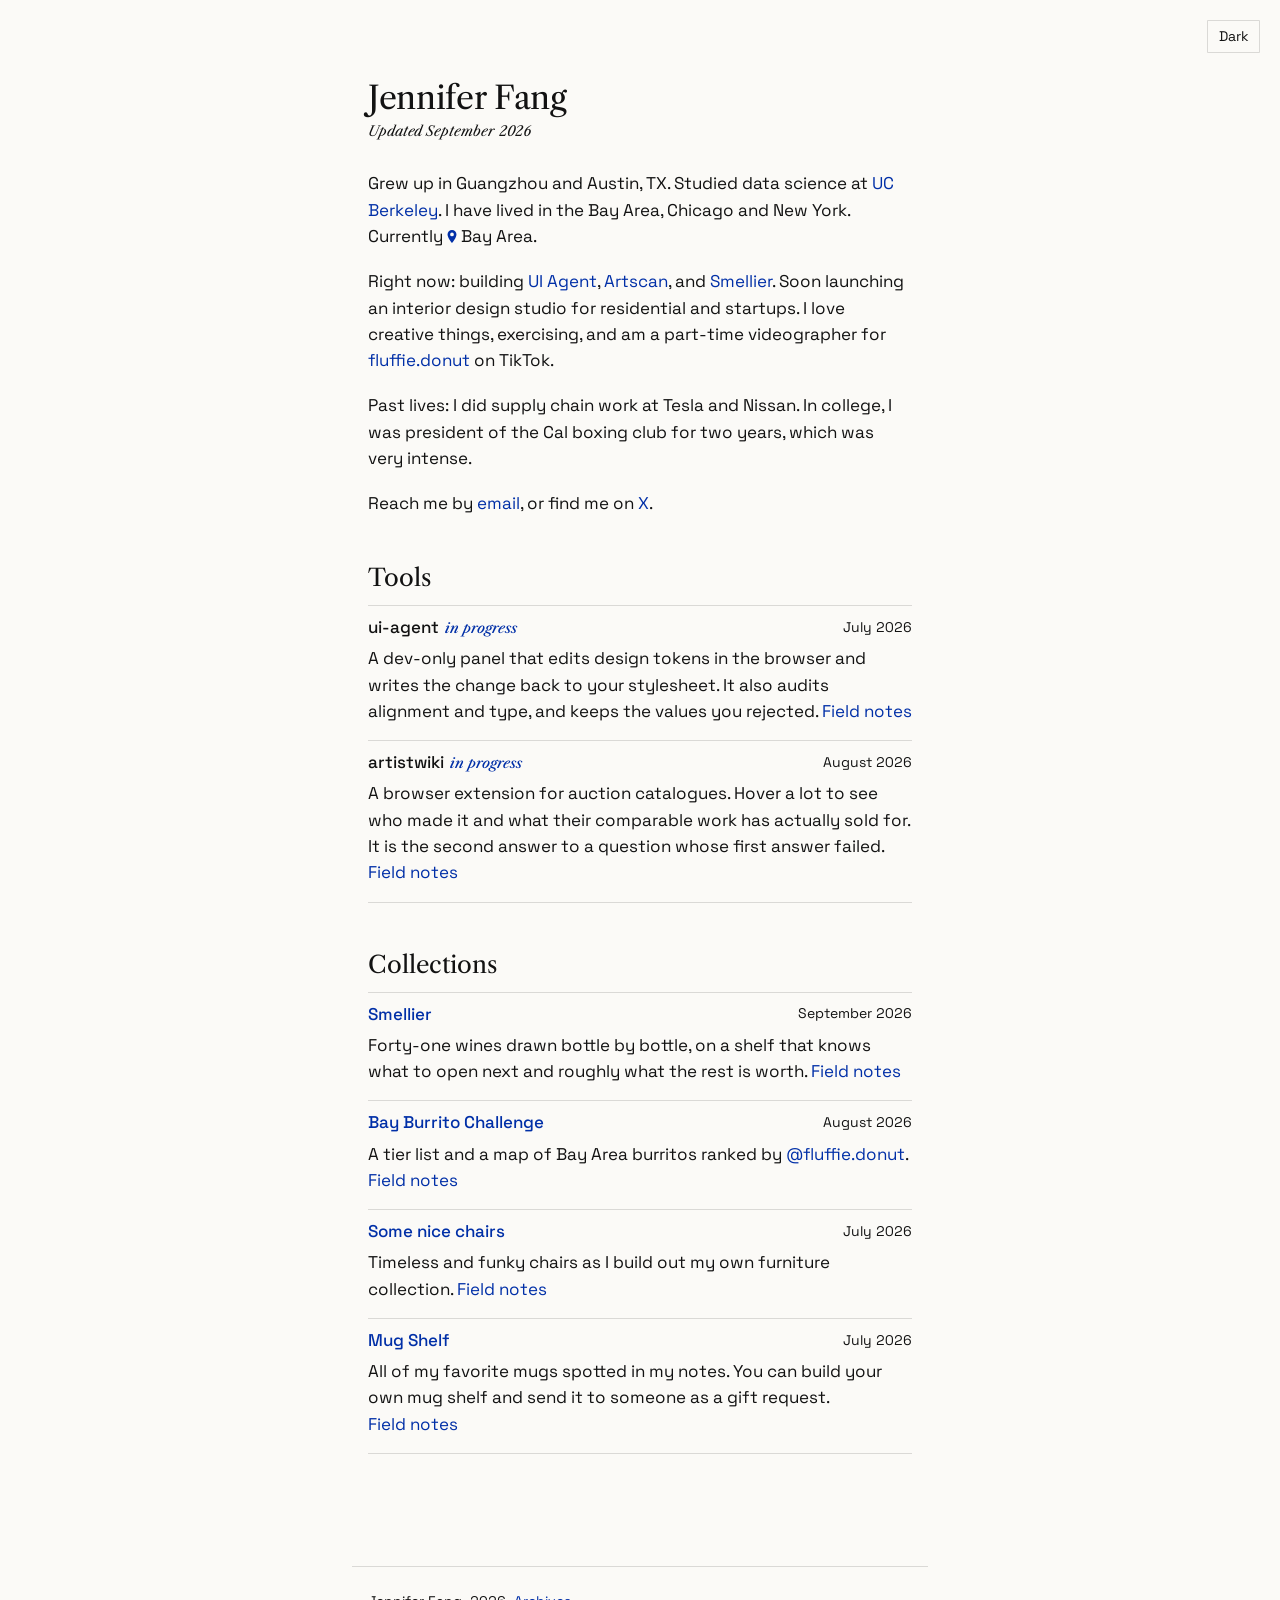
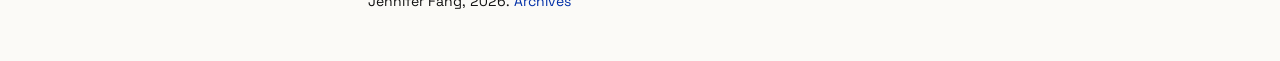
<file: index.html>
<!doctype html>
<html lang="en">
<head>
  <meta charset="utf-8">
  <meta name="viewport" content="width=device-width, initial-scale=1">
  <title>Jennifer Fang</title>
  <meta name="description" content="Jennifer Fang. Design engineer in the Bay Area. Tools, collections, and field notes on both.">
  <script>
    // Apply the stored theme before first paint, so the page never flashes the
    // other one. Everything else about the toggle lives in site.js.
    try { var t = localStorage.getItem("theme"); if (t) document.documentElement.dataset.theme = t } catch (e) {}
  </script>
  <link rel="preconnect" href="https://fonts.googleapis.com">
  <link rel="preconnect" href="https://fonts.gstatic.com" crossorigin>
  <link href="https://fonts.googleapis.com/css2?family=Libre+Caslon+Text:ital,wght@0,400;1,400&family=Space+Grotesk:wght@400;500&display=swap" rel="stylesheet">
  <link rel="stylesheet" href="/style.css">
</head>
<body>
  <main>
    <header class="masthead">
      <h1>Jennifer Fang</h1>
      <span class="dateline">Updated September 2026</span>
    </header>

    <p>Grew up in Guangzhou and Austin, TX. Studied data science at <a href="https://www.berkeley.edu">UC Berkeley</a>. I have lived in the Bay Area, Chicago and New York. Currently <span class="pin"><svg viewBox="0 0 12 16" width="10" height="13" aria-hidden="true"><path d="M6 0a5.5 5.5 0 0 0-5.5 5.5C.5 9.5 6 16 6 16s5.5-6.5 5.5-10.5A5.5 5.5 0 0 0 6 0zm0 7.8a2.3 2.3 0 1 1 0-4.6 2.3 2.3 0 0 1 0 4.6z" fill="currentColor"/></svg>Bay Area</span>.</p>

    <p>Right now: building <a href="/ui-agent">UI Agent</a>, <a href="/artistwiki">Artscan</a>, and <a href="/smellier">Smellier</a>. Soon launching an interior design studio for residential and startups. I love creative things, exercising, and am a part-time videographer for <a href="https://www.tiktok.com/@fluffie.donut">fluffie.donut</a> on TikTok.</p>

    <p>Past lives: I did supply chain work at Tesla and Nissan. In college, I was president of the Cal boxing club for two years, which was very intense.</p>

    <p>Reach me by <a href="mailto:thejenniferfang@gmail.com">email</a>, or find me on <a href="https://x.com/jenfang">X</a>.</p>

    <h2>Tools</h2>
    <ul class="projects">
      <li>
        <span class="title">ui-agent<span class="wip">in progress</span></span>
        <span class="when">July 2026</span>
        <p class="blurb">A dev-only panel that edits design tokens in the browser and writes the change back to your stylesheet. It also audits alignment and type, and keeps the values you rejected. <a href="/ui-agent">Field notes</a></p>
      </li>
      <li>
        <span class="title">artistwiki<span class="wip">in progress</span></span>
        <span class="when">August 2026</span>
        <p class="blurb">A browser extension for auction catalogues. Hover a lot to see who made it and what their comparable work has actually sold for. It is the second answer to a question whose first answer failed. <a href="/artistwiki">Field notes</a></p>
      </li>
    </ul>

    <h2>Collections</h2>
    <ul class="projects">
      <li>
        <span class="title"><a href="https://smellier.vercel.app/">Smellier</a></span>
        <span class="when">September 2026</span>
        <p class="blurb">Forty-one wines drawn bottle by bottle, on a shelf that knows what to open next and roughly what the rest is worth. <a href="/smellier">Field notes</a></p>
      </li>
      <li>
        <span class="title"><a href="https://bayburrito.vercel.app/">Bay Burrito Challenge</a></span>
        <span class="when">August 2026</span>
        <p class="blurb">A tier list and a map of Bay Area burritos ranked by <a href="https://www.tiktok.com/@fluffie.donut">@fluffie.donut</a>. <a href="/burritos">Field notes</a></p>
      </li>
      <li>
        <span class="title"><a href="https://nicechairs.vercel.app/">Some nice chairs</a></span>
        <span class="when">July 2026</span>
        <p class="blurb">Timeless and funky chairs as I build out my own furniture collection. <a href="/chairs">Field notes</a></p>
      </li>
      <li>
        <span class="title"><a href="https://fun-mugs.vercel.app/">Mug Shelf</a></span>
        <span class="when">July 2026</span>
        <p class="blurb">All of my favorite mugs spotted in my notes. You can build your own mug shelf and send it to someone as a gift request. <a href="/mugs">Field notes</a></p>
      </li>
    </ul>
  </main>

  <footer>
    <p>Jennifer Fang, 2026. <a href="https://jenniferfang.com">Archives</a></p>
  </footer>
  <script src="/site.js" defer></script>
</body>
</html>
</file>
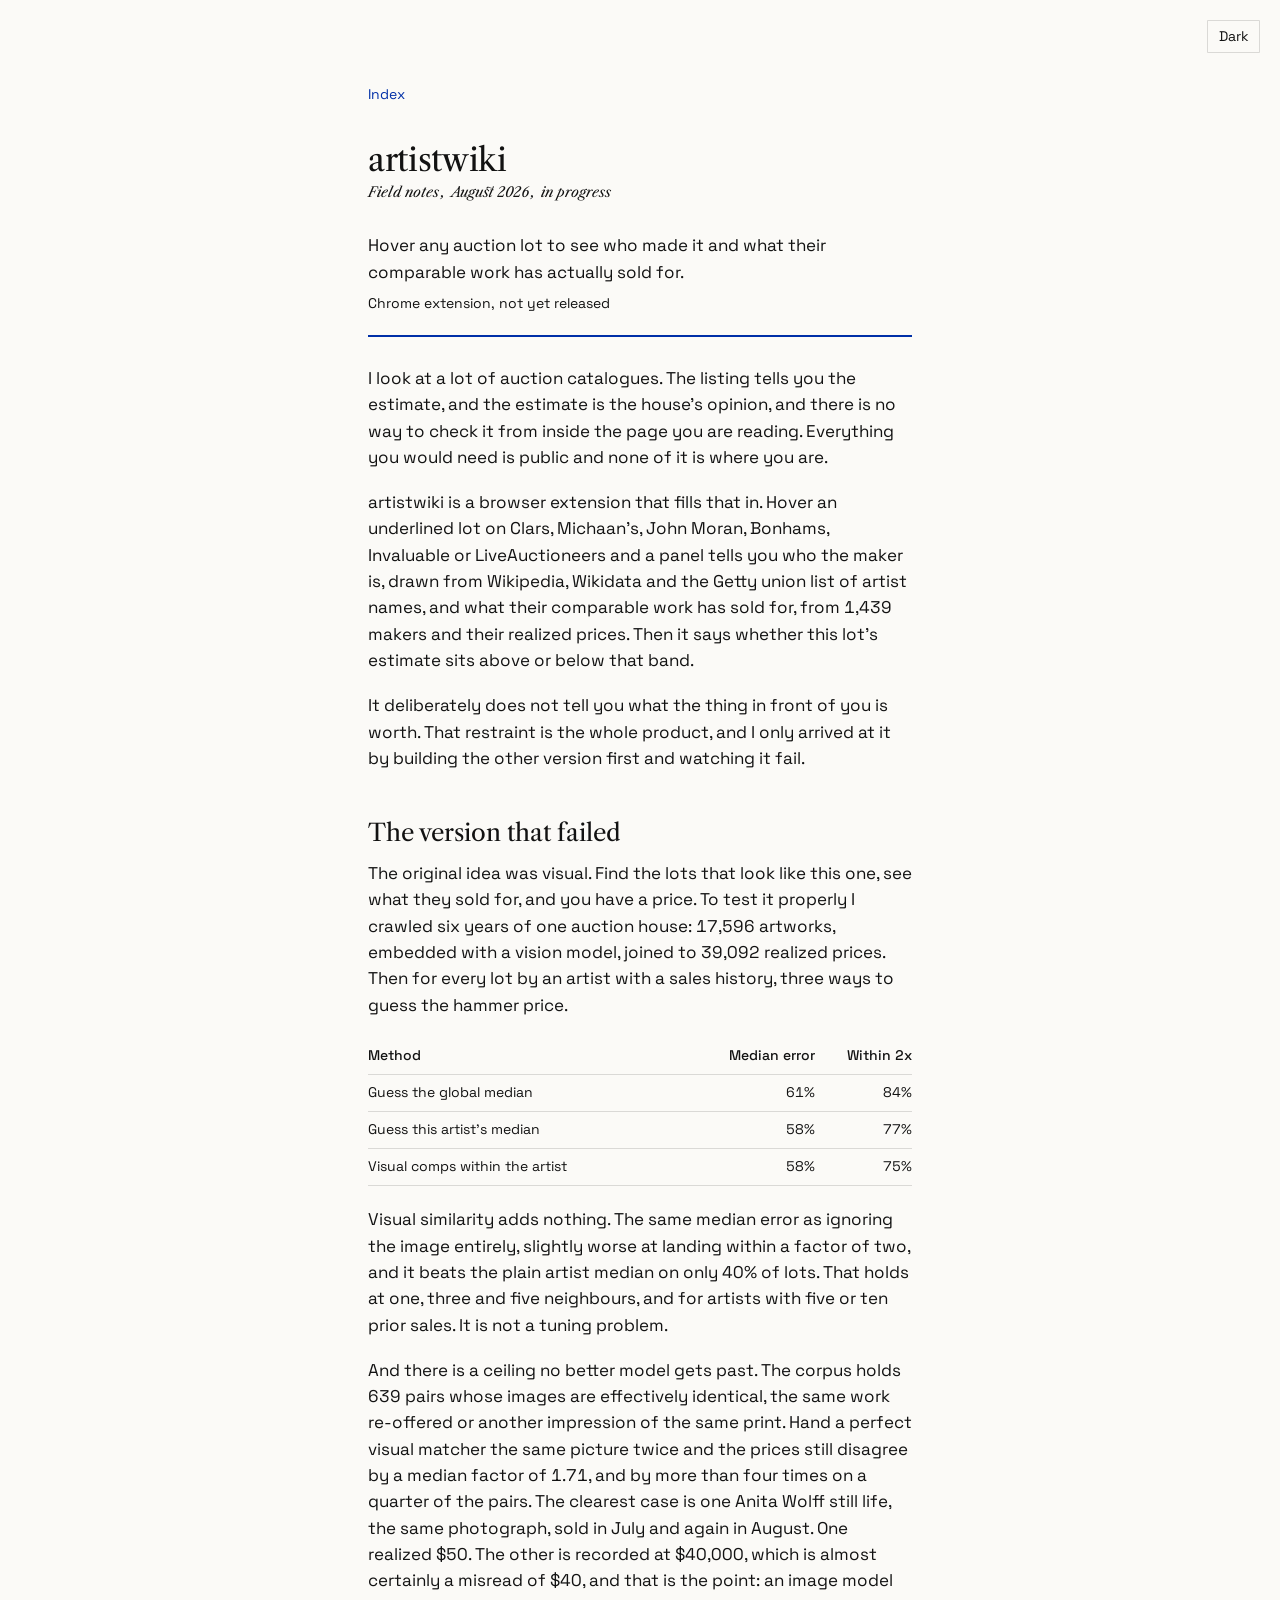
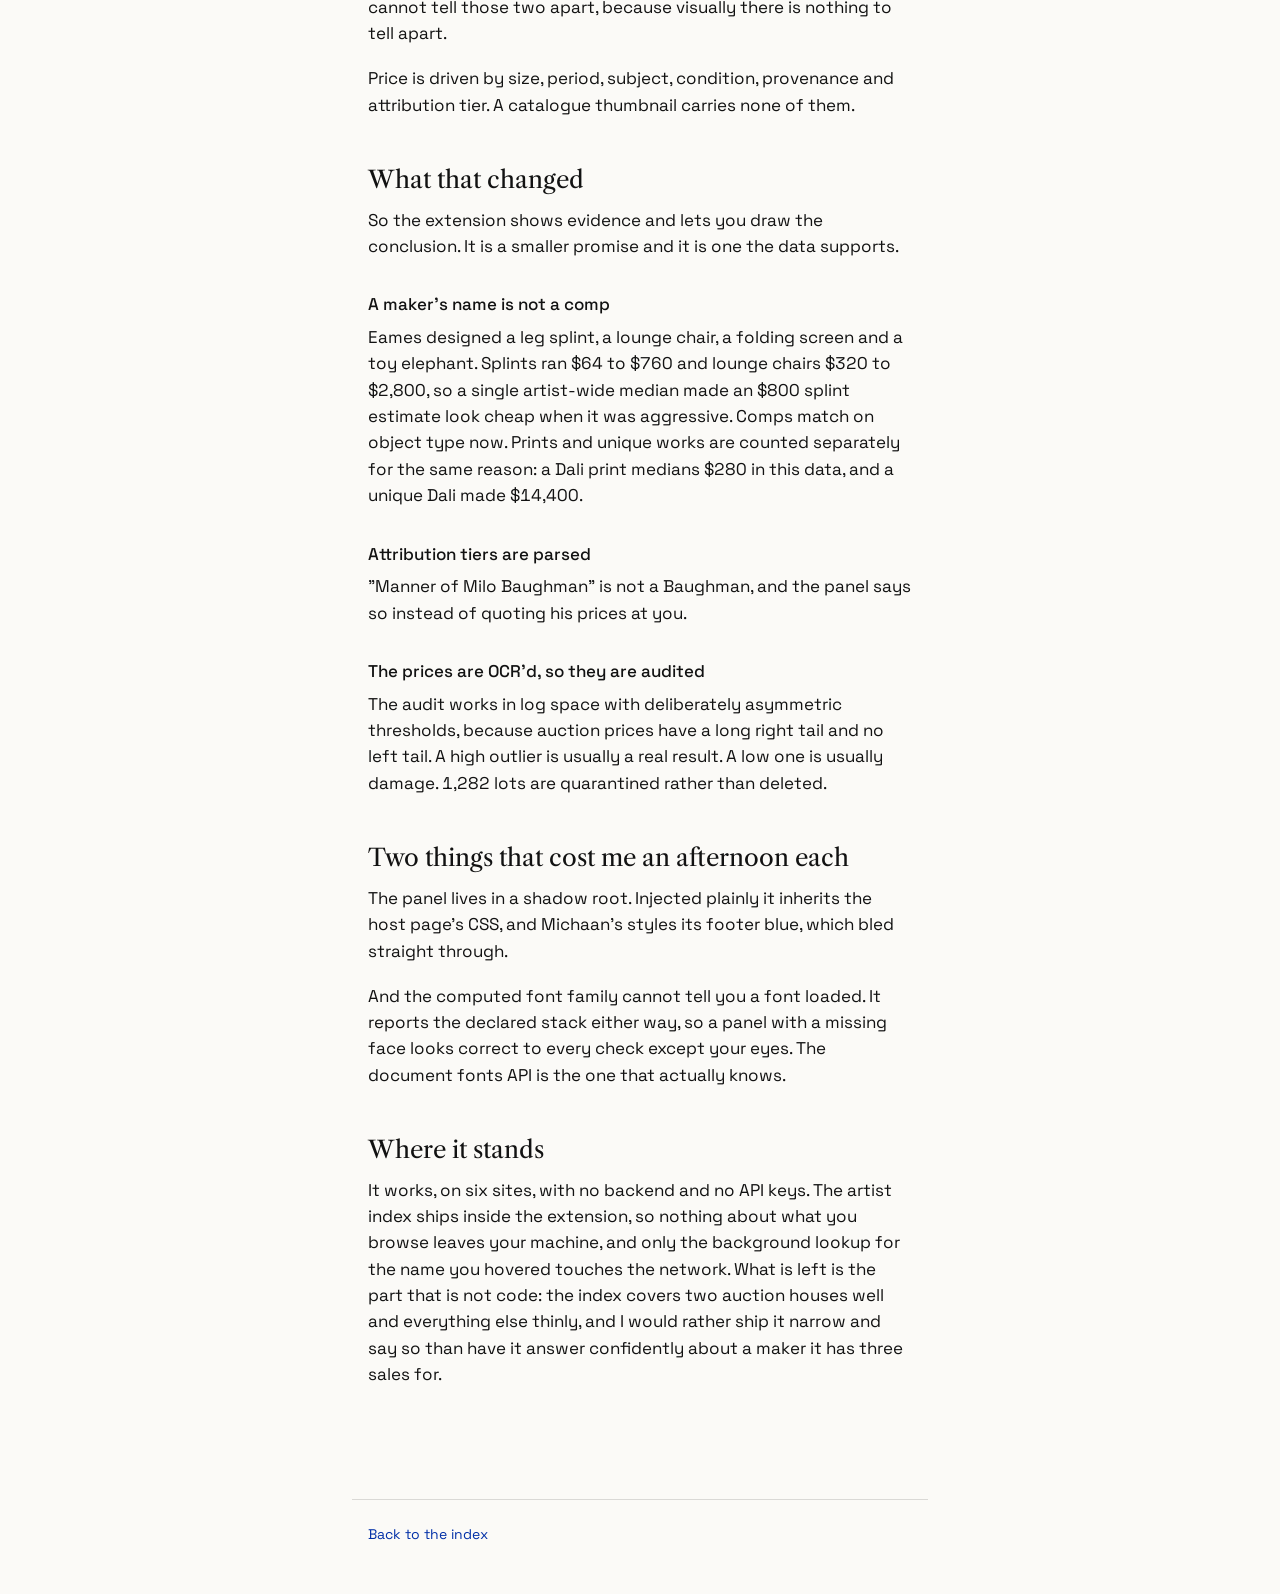
<file: artistwiki/index.html>
<!doctype html>
<html lang="en">
<head>
  <meta charset="utf-8">
  <meta name="viewport" content="width=device-width, initial-scale=1">
  <title>artistwiki</title>
  <meta name="description" content="Field notes on an auction extension that shows what a maker's comparable work sold for, and the image-matching experiment that failed first.">
  <script>
    // Apply the stored theme before first paint, so the page never flashes the
    // other one. Everything else about the toggle lives in site.js.
    try { var t = localStorage.getItem("theme"); if (t) document.documentElement.dataset.theme = t } catch (e) {}
  </script>
  <link rel="preconnect" href="https://fonts.googleapis.com">
  <link rel="preconnect" href="https://fonts.gstatic.com" crossorigin>
  <link href="https://fonts.googleapis.com/css2?family=Libre+Caslon+Text:ital,wght@0,400;1,400&family=Space+Grotesk:wght@400;500&display=swap" rel="stylesheet">
  <link rel="stylesheet" href="/style.css">
</head>
<body>
  <main>
    <a class="crumb" href="/">Index</a>
    <article>
      <header class="masthead">
        <h1>artistwiki</h1>
        <span class="dateline">Field notes, August 2026, in progress</span>
      </header>

      <div class="standfirst">
        <p>Hover any auction lot to see who made it and what their comparable work has actually sold for.</p>
        <p class="meta">Chrome extension, not yet released</p>
      </div>

      <p>I look at a lot of auction catalogues. The listing tells you the estimate, and the estimate is the house's opinion, and there is no way to check it from inside the page you are reading. Everything you would need is public and none of it is where you are.</p>

      <p>artistwiki is a browser extension that fills that in. Hover an underlined lot on Clars, Michaan's, John Moran, Bonhams, Invaluable or LiveAuctioneers and a panel tells you who the maker is, drawn from Wikipedia, Wikidata and the Getty union list of artist names, and what their comparable work has sold for, from 1,439 makers and their realized prices. Then it says whether this lot's estimate sits above or below that band.</p>

      <p>It deliberately does not tell you what the thing in front of you is worth. That restraint is the whole product, and I only arrived at it by building the other version first and watching it fail.</p>

      <h2>The version that failed</h2>

      <p>The original idea was visual. Find the lots that look like this one, see what they sold for, and you have a price. To test it properly I crawled six years of one auction house: 17,596 artworks, embedded with a vision model, joined to 39,092 realized prices. Then for every lot by an artist with a sales history, three ways to guess the hammer price.</p>

      <div class="scroll">
        <table>
          <thead><tr><th>Method</th><th class="num">Median error</th><th class="num">Within 2x</th></tr></thead>
          <tbody>
            <tr><td>Guess the global median</td><td class="num">61%</td><td class="num">84%</td></tr>
            <tr><td>Guess this artist's median</td><td class="num">58%</td><td class="num">77%</td></tr>
            <tr><td>Visual comps within the artist</td><td class="num">58%</td><td class="num">75%</td></tr>
          </tbody>
        </table>
      </div>

      <p>Visual similarity adds nothing. The same median error as ignoring the image entirely, slightly worse at landing within a factor of two, and it beats the plain artist median on only 40% of lots. That holds at one, three and five neighbours, and for artists with five or ten prior sales. It is not a tuning problem.</p>

      <p>And there is a ceiling no better model gets past. The corpus holds 639 pairs whose images are effectively identical, the same work re-offered or another impression of the same print. Hand a perfect visual matcher the same picture twice and the prices still disagree by a median factor of 1.71, and by more than four times on a quarter of the pairs. The clearest case is one Anita Wolff still life, the same photograph, sold in July and again in August. One realized $50. The other is recorded at $40,000, which is almost certainly a misread of $40, and that is the point: an image model cannot tell those two apart, because visually there is nothing to tell apart.</p>

      <p>Price is driven by size, period, subject, condition, provenance and attribution tier. A catalogue thumbnail carries none of them.</p>

      <h2>What that changed</h2>

      <p>So the extension shows evidence and lets you draw the conclusion. It is a smaller promise and it is one the data supports.</p>

      <h3>A maker's name is not a comp</h3>

      <p>Eames designed a leg splint, a lounge chair, a folding screen and a toy elephant. Splints ran $64 to $760 and lounge chairs $320 to $2,800, so a single artist-wide median made an $800 splint estimate look cheap when it was aggressive. Comps match on object type now. Prints and unique works are counted separately for the same reason: a Dali print medians $280 in this data, and a unique Dali made $14,400.</p>

      <h3>Attribution tiers are parsed</h3>

      <p>"Manner of Milo Baughman" is not a Baughman, and the panel says so instead of quoting his prices at you.</p>

      <h3>The prices are OCR'd, so they are audited</h3>

      <p>The audit works in log space with deliberately asymmetric thresholds, because auction prices have a long right tail and no left tail. A high outlier is usually a real result. A low one is usually damage. 1,282 lots are quarantined rather than deleted.</p>

      <h2>Two things that cost me an afternoon each</h2>

      <p>The panel lives in a shadow root. Injected plainly it inherits the host page's CSS, and Michaan's styles its footer blue, which bled straight through.</p>

      <p>And the computed font family cannot tell you a font loaded. It reports the declared stack either way, so a panel with a missing face looks correct to every check except your eyes. The document fonts API is the one that actually knows.</p>

      <h2>Where it stands</h2>

      <p>It works, on six sites, with no backend and no API keys. The artist index ships inside the extension, so nothing about what you browse leaves your machine, and only the background lookup for the name you hovered touches the network. What is left is the part that is not code: the index covers two auction houses well and everything else thinly, and I would rather ship it narrow and say so than have it answer confidently about a maker it has three sales for.</p>
    </article>
  </main>

  <footer>
    <p><a href="/">Back to the index</a></p>
  </footer>
  <script src="/site.js" defer></script>
</body>
</html>
</file>
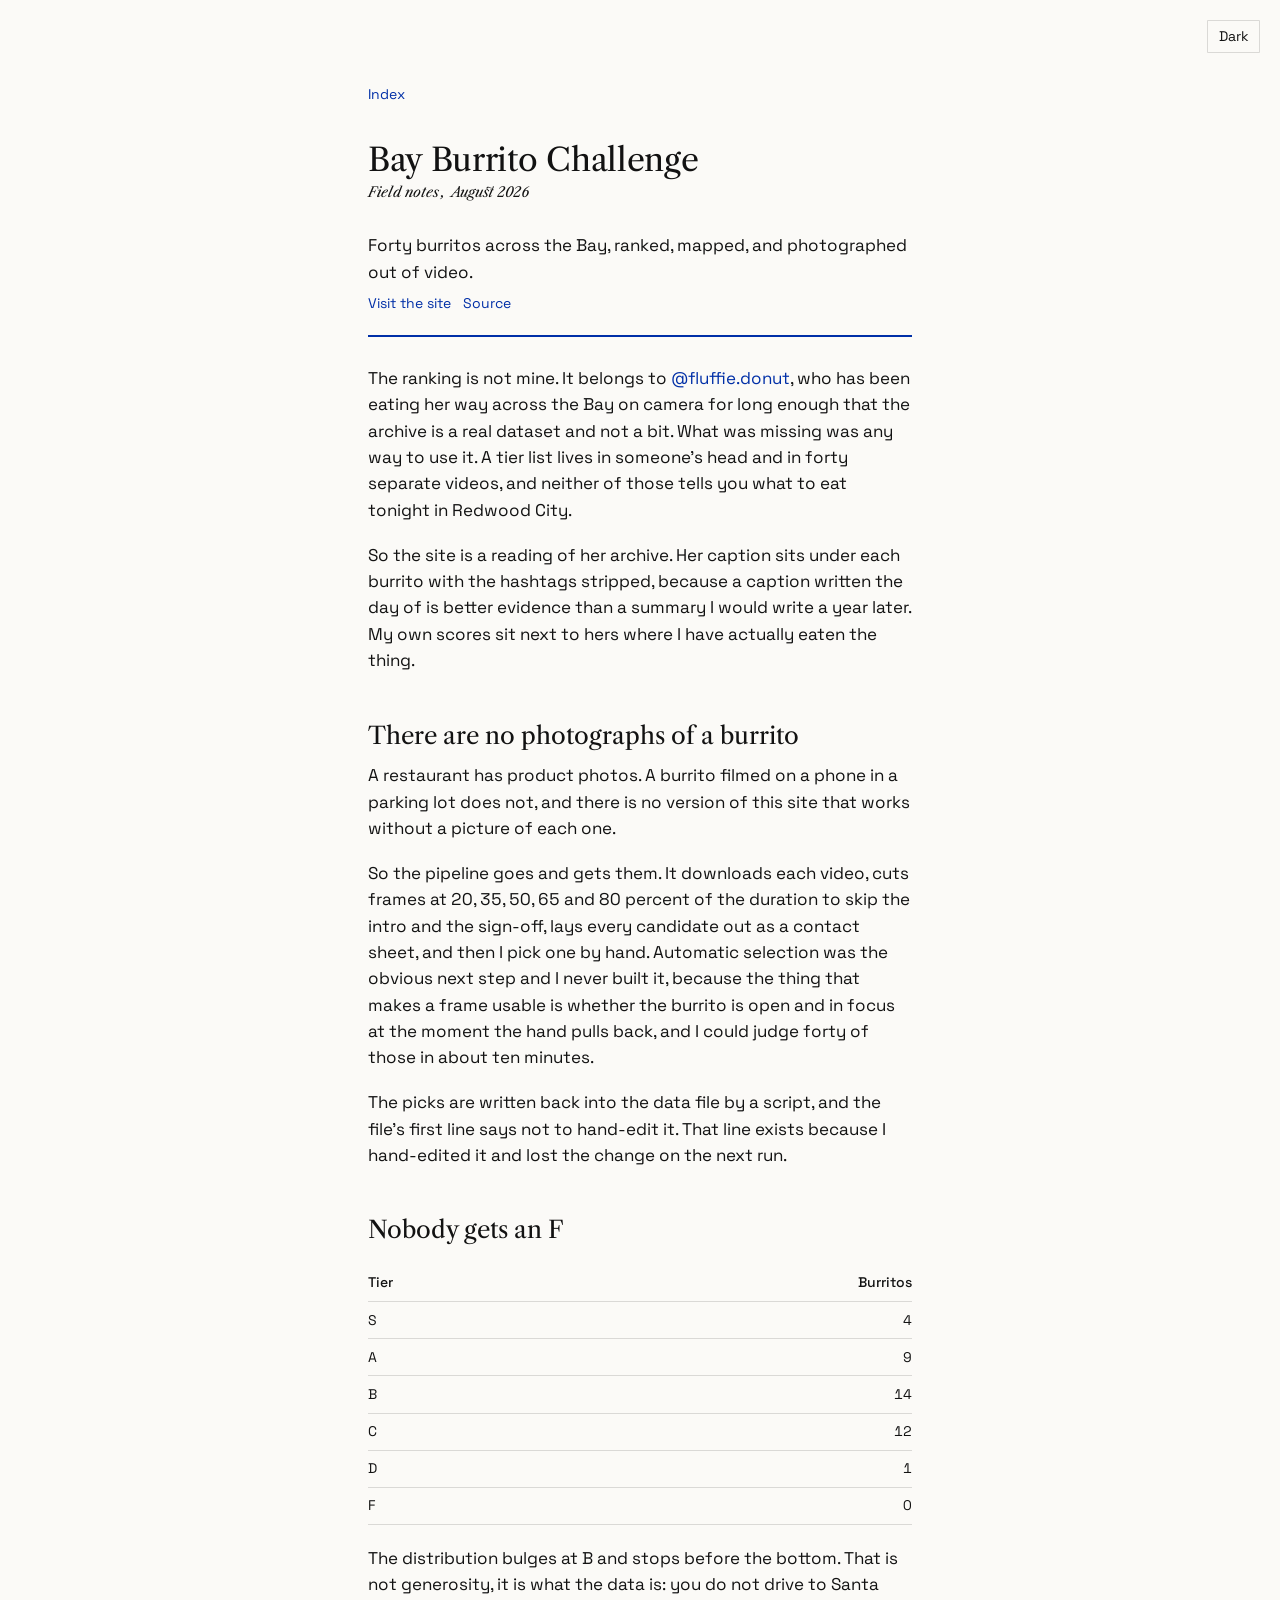
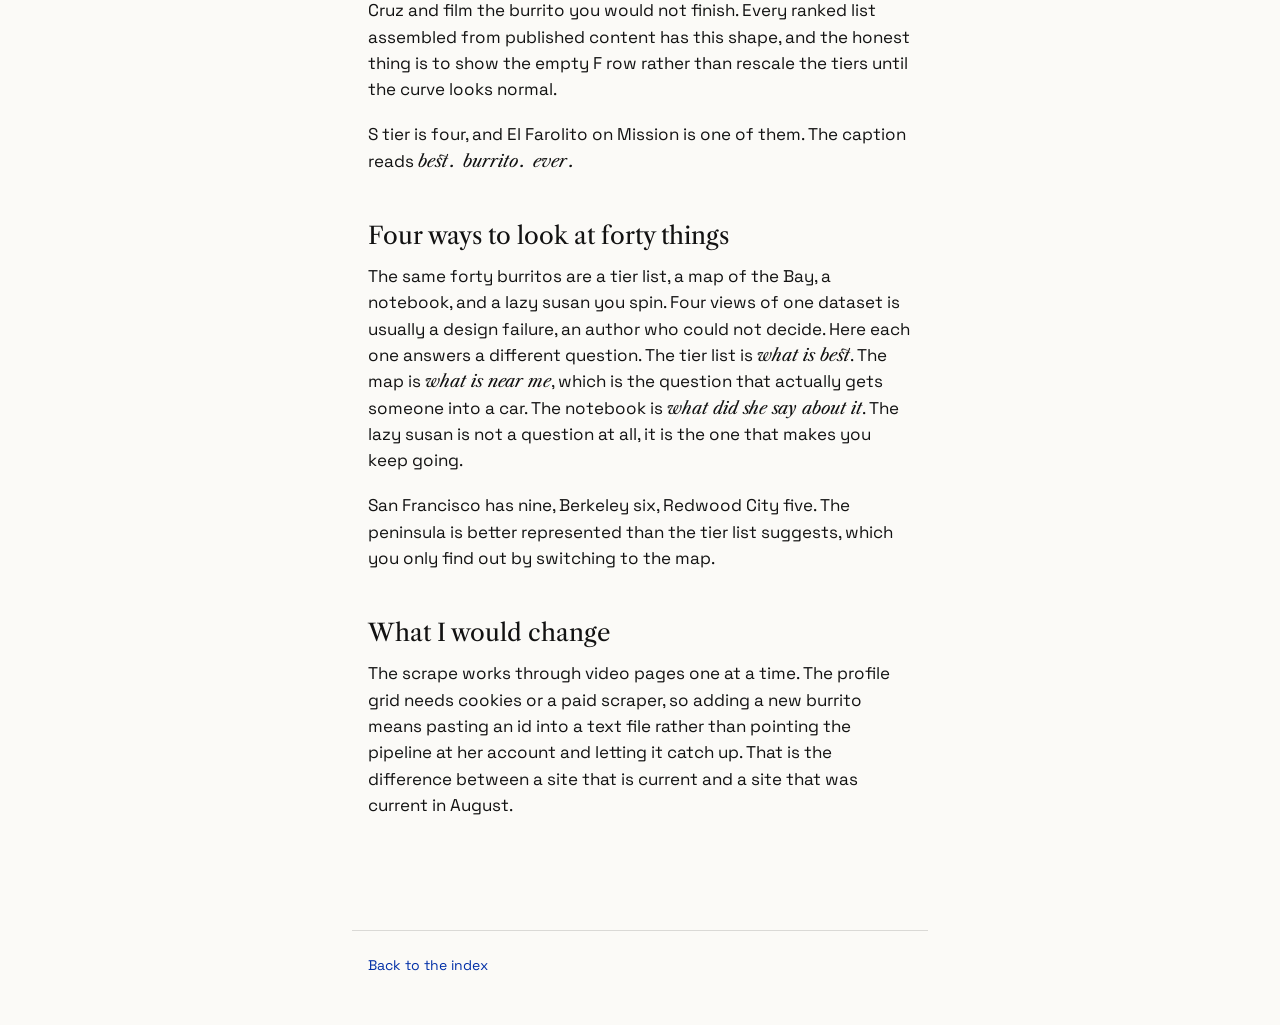
<file: burritos/index.html>
<!doctype html>
<html lang="en">
<head>
  <meta charset="utf-8">
  <meta name="viewport" content="width=device-width, initial-scale=1">
  <title>Bay Burrito Challenge</title>
  <meta name="description" content="Field notes on turning a TikTok archive of Bay Area burritos into a tier list, a map, and a set of frames picked by hand.">
  <script>
    // Apply the stored theme before first paint, so the page never flashes the
    // other one. Everything else about the toggle lives in site.js.
    try { var t = localStorage.getItem("theme"); if (t) document.documentElement.dataset.theme = t } catch (e) {}
  </script>
  <link rel="preconnect" href="https://fonts.googleapis.com">
  <link rel="preconnect" href="https://fonts.gstatic.com" crossorigin>
  <link href="https://fonts.googleapis.com/css2?family=Libre+Caslon+Text:ital,wght@0,400;1,400&family=Space+Grotesk:wght@400;500&display=swap" rel="stylesheet">
  <link rel="stylesheet" href="/style.css">
</head>
<body>
  <main>
    <a class="crumb" href="/">Index</a>
    <article>
      <header class="masthead">
        <h1>Bay Burrito Challenge</h1>
        <span class="dateline">Field notes, August 2026</span>
      </header>

      <div class="standfirst">
        <p>Forty burritos across the Bay, ranked, mapped, and photographed out of video.</p>
        <p class="meta"><a href="https://bayburrito.vercel.app/">Visit the site</a><a href="https://github.com/thejenniferfang/bayburrito">Source</a></p>
      </div>

      <p>The ranking is not mine. It belongs to <a href="https://www.tiktok.com/@fluffie.donut">@fluffie.donut</a>, who has been eating her way across the Bay on camera for long enough that the archive is a real dataset and not a bit. What was missing was any way to use it. A tier list lives in someone's head and in forty separate videos, and neither of those tells you what to eat tonight in Redwood City.</p>

      <p>So the site is a reading of her archive. Her caption sits under each burrito with the hashtags stripped, because a caption written the day of is better evidence than a summary I would write a year later. My own scores sit next to hers where I have actually eaten the thing.</p>

      <h2>There are no photographs of a burrito</h2>

      <p>A restaurant has product photos. A burrito filmed on a phone in a parking lot does not, and there is no version of this site that works without a picture of each one.</p>

      <p>So the pipeline goes and gets them. It downloads each video, cuts frames at 20, 35, 50, 65 and 80 percent of the duration to skip the intro and the sign-off, lays every candidate out as a contact sheet, and then I pick one by hand. Automatic selection was the obvious next step and I never built it, because the thing that makes a frame usable is whether the burrito is open and in focus at the moment the hand pulls back, and I could judge forty of those in about ten minutes.</p>

      <p>The picks are written back into the data file by a script, and the file's first line says not to hand-edit it. That line exists because I hand-edited it and lost the change on the next run.</p>

      <h2>Nobody gets an F</h2>

      <div class="scroll">
        <table>
          <thead><tr><th>Tier</th><th class="num">Burritos</th></tr></thead>
          <tbody>
            <tr><td>S</td><td class="num">4</td></tr>
            <tr><td>A</td><td class="num">9</td></tr>
            <tr><td>B</td><td class="num">14</td></tr>
            <tr><td>C</td><td class="num">12</td></tr>
            <tr><td>D</td><td class="num">1</td></tr>
            <tr><td>F</td><td class="num">0</td></tr>
          </tbody>
        </table>
      </div>

      <p>The distribution bulges at B and stops before the bottom. That is not generosity, it is what the data is: you do not drive to Santa Cruz and film the burrito you would not finish. Every ranked list assembled from published content has this shape, and the honest thing is to show the empty F row rather than rescale the tiers until the curve looks normal.</p>

      <p>S tier is four, and El Farolito on Mission is one of them. The caption reads <em>best. burrito. ever.</em></p>

      <h2>Four ways to look at forty things</h2>

      <p>The same forty burritos are a tier list, a map of the Bay, a notebook, and a lazy susan you spin. Four views of one dataset is usually a design failure, an author who could not decide. Here each one answers a different question. The tier list is <em>what is best</em>. The map is <em>what is near me</em>, which is the question that actually gets someone into a car. The notebook is <em>what did she say about it</em>. The lazy susan is not a question at all, it is the one that makes you keep going.</p>

      <p>San Francisco has nine, Berkeley six, Redwood City five. The peninsula is better represented than the tier list suggests, which you only find out by switching to the map.</p>

      <h2>What I would change</h2>

      <p>The scrape works through video pages one at a time. The profile grid needs cookies or a paid scraper, so adding a new burrito means pasting an id into a text file rather than pointing the pipeline at her account and letting it catch up. That is the difference between a site that is current and a site that was current in August.</p>
    </article>
  </main>

  <footer>
    <p><a href="/">Back to the index</a></p>
  </footer>
  <script src="/site.js" defer></script>
</body>
</html>
</file>
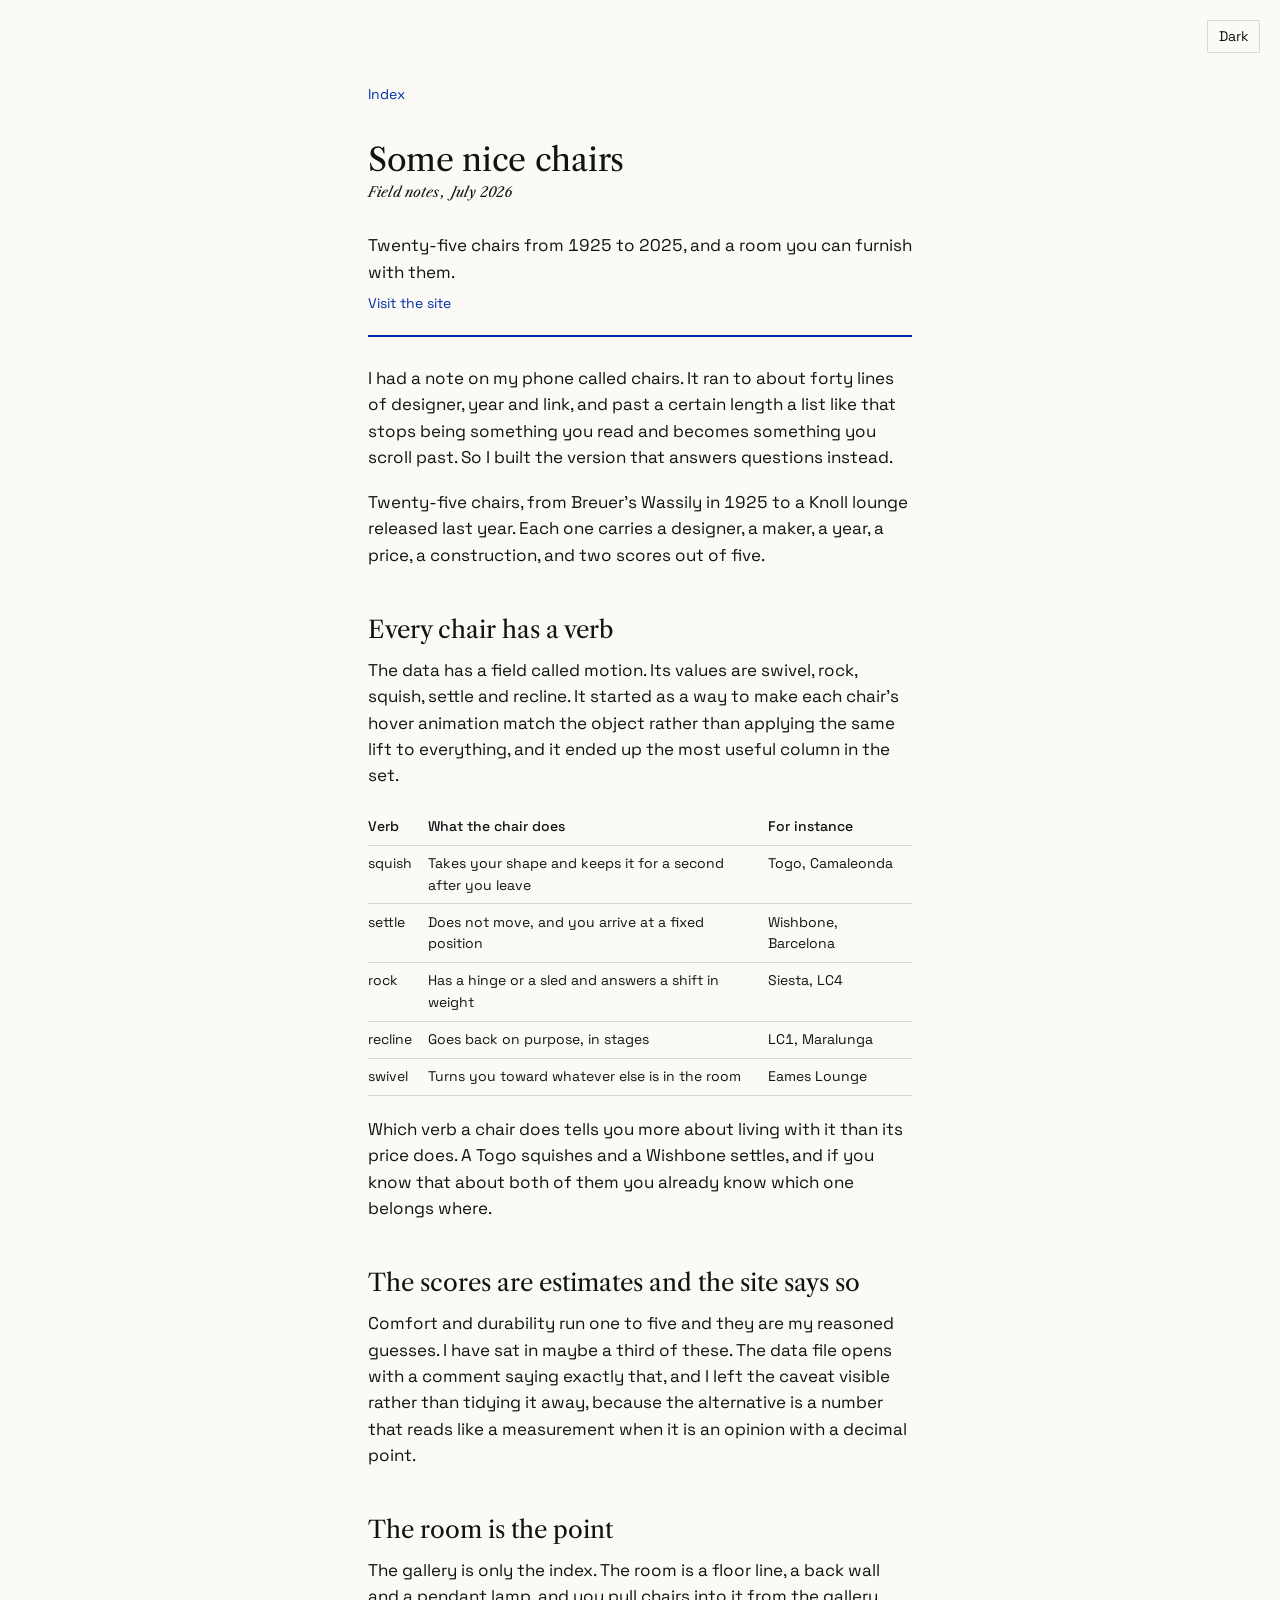
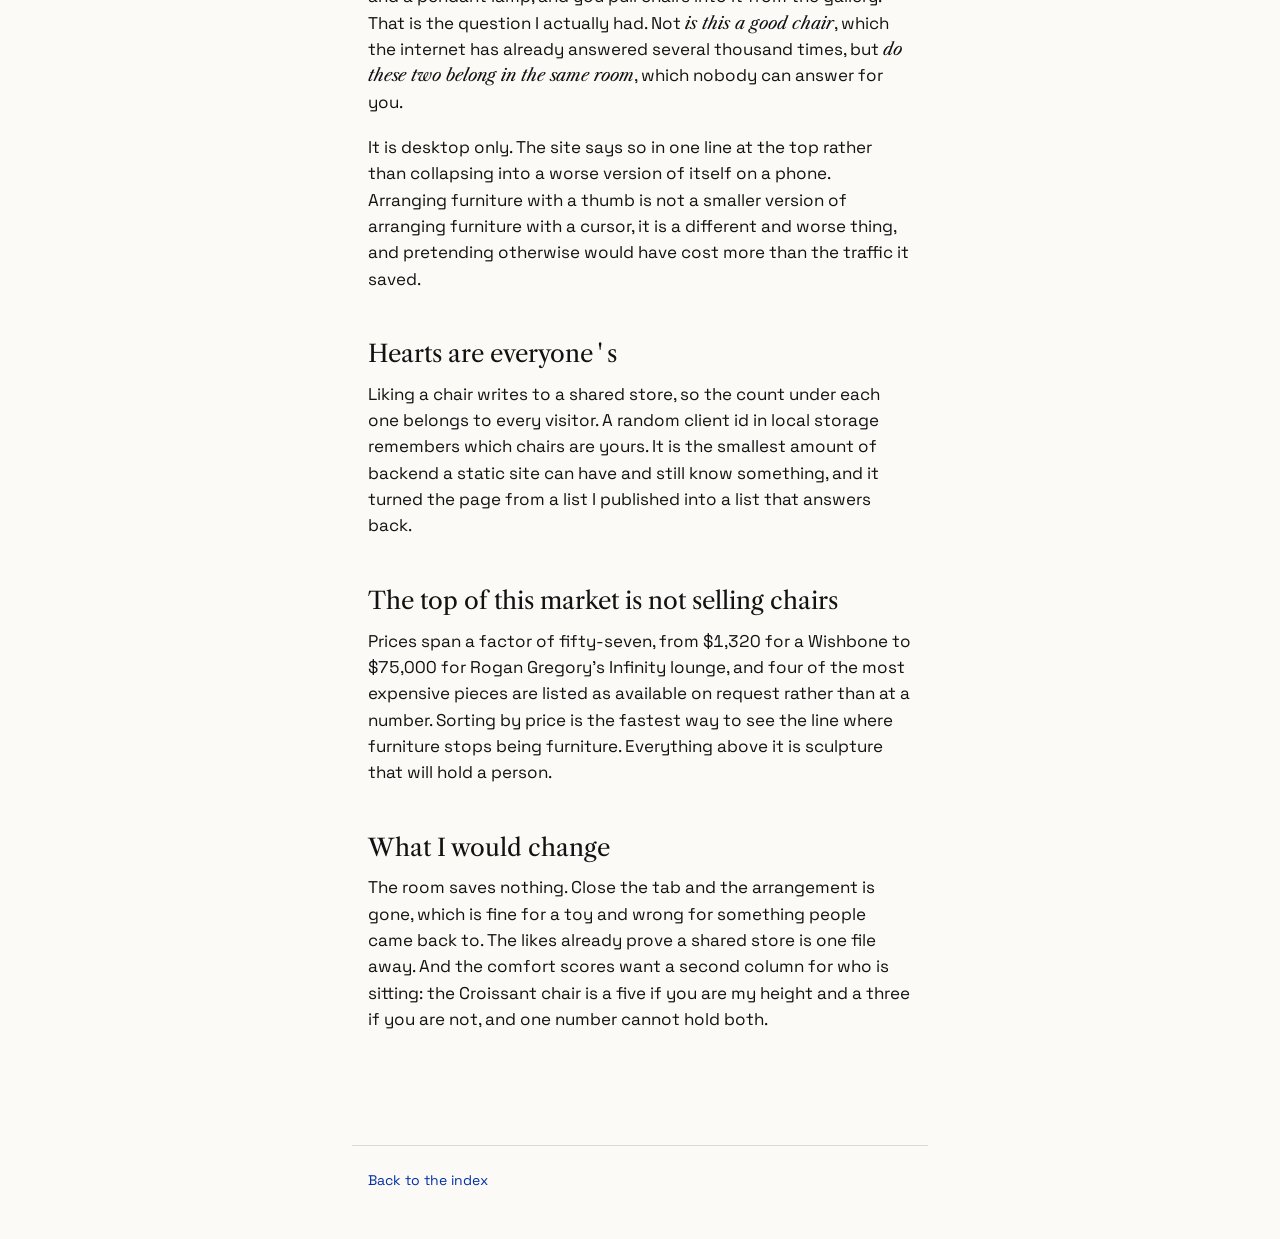
<file: chairs/index.html>
<!doctype html>
<html lang="en">
<head>
  <meta charset="utf-8">
  <meta name="viewport" content="width=device-width, initial-scale=1">
  <title>Some nice chairs</title>
  <meta name="description" content="Field notes on building a gallery of 25 designer chairs and a room you can furnish with them.">
  <script>
    // Apply the stored theme before first paint, so the page never flashes the
    // other one. Everything else about the toggle lives in site.js.
    try { var t = localStorage.getItem("theme"); if (t) document.documentElement.dataset.theme = t } catch (e) {}
  </script>
  <link rel="preconnect" href="https://fonts.googleapis.com">
  <link rel="preconnect" href="https://fonts.gstatic.com" crossorigin>
  <link href="https://fonts.googleapis.com/css2?family=Libre+Caslon+Text:ital,wght@0,400;1,400&family=Space+Grotesk:wght@400;500&display=swap" rel="stylesheet">
  <link rel="stylesheet" href="/style.css">
</head>
<body>
  <main>
    <a class="crumb" href="/">Index</a>
    <article>
      <header class="masthead">
        <h1>Some nice chairs</h1>
        <span class="dateline">Field notes, July 2026</span>
      </header>

      <div class="standfirst">
        <p>Twenty-five chairs from 1925 to 2025, and a room you can furnish with them.</p>
        <p class="meta"><a href="https://nicechairs.vercel.app/">Visit the site</a></p>
      </div>

      <p>I had a note on my phone called chairs. It ran to about forty lines of designer, year and link, and past a certain length a list like that stops being something you read and becomes something you scroll past. So I built the version that answers questions instead.</p>

      <p>Twenty-five chairs, from Breuer's Wassily in 1925 to a Knoll lounge released last year. Each one carries a designer, a maker, a year, a price, a construction, and two scores out of five.</p>

      <h2>Every chair has a verb</h2>

      <p>The data has a field called motion. Its values are swivel, rock, squish, settle and recline. It started as a way to make each chair's hover animation match the object rather than applying the same lift to everything, and it ended up the most useful column in the set.</p>

      <div class="scroll">
        <table>
          <thead><tr><th>Verb</th><th>What the chair does</th><th>For instance</th></tr></thead>
          <tbody>
            <tr><td>squish</td><td>Takes your shape and keeps it for a second after you leave</td><td>Togo, Camaleonda</td></tr>
            <tr><td>settle</td><td>Does not move, and you arrive at a fixed position</td><td>Wishbone, Barcelona</td></tr>
            <tr><td>rock</td><td>Has a hinge or a sled and answers a shift in weight</td><td>Siesta, LC4</td></tr>
            <tr><td>recline</td><td>Goes back on purpose, in stages</td><td>LC1, Maralunga</td></tr>
            <tr><td>swivel</td><td>Turns you toward whatever else is in the room</td><td>Eames Lounge</td></tr>
          </tbody>
        </table>
      </div>

      <p>Which verb a chair does tells you more about living with it than its price does. A Togo squishes and a Wishbone settles, and if you know that about both of them you already know which one belongs where.</p>

      <h2>The scores are estimates and the site says so</h2>

      <p>Comfort and durability run one to five and they are my reasoned guesses. I have sat in maybe a third of these. The data file opens with a comment saying exactly that, and I left the caveat visible rather than tidying it away, because the alternative is a number that reads like a measurement when it is an opinion with a decimal point.</p>

      <h2>The room is the point</h2>

      <p>The gallery is only the index. The room is a floor line, a back wall and a pendant lamp, and you pull chairs into it from the gallery. That is the question I actually had. Not <em>is this a good chair</em>, which the internet has already answered several thousand times, but <em>do these two belong in the same room</em>, which nobody can answer for you.</p>

      <p>It is desktop only. The site says so in one line at the top rather than collapsing into a worse version of itself on a phone. Arranging furniture with a thumb is not a smaller version of arranging furniture with a cursor, it is a different and worse thing, and pretending otherwise would have cost more than the traffic it saved.</p>

      <h2>Hearts are everyone's</h2>

      <p>Liking a chair writes to a shared store, so the count under each one belongs to every visitor. A random client id in local storage remembers which chairs are yours. It is the smallest amount of backend a static site can have and still know something, and it turned the page from a list I published into a list that answers back.</p>

      <h2>The top of this market is not selling chairs</h2>

      <p>Prices span a factor of fifty-seven, from $1,320 for a Wishbone to $75,000 for Rogan Gregory's Infinity lounge, and four of the most expensive pieces are listed as available on request rather than at a number. Sorting by price is the fastest way to see the line where furniture stops being furniture. Everything above it is sculpture that will hold a person.</p>

      <h2>What I would change</h2>

      <p>The room saves nothing. Close the tab and the arrangement is gone, which is fine for a toy and wrong for something people came back to. The likes already prove a shared store is one file away. And the comfort scores want a second column for who is sitting: the Croissant chair is a five if you are my height and a three if you are not, and one number cannot hold both.</p>
    </article>
  </main>

  <footer>
    <p><a href="/">Back to the index</a></p>
  </footer>
  <script src="/site.js" defer></script>
</body>
</html>
</file>
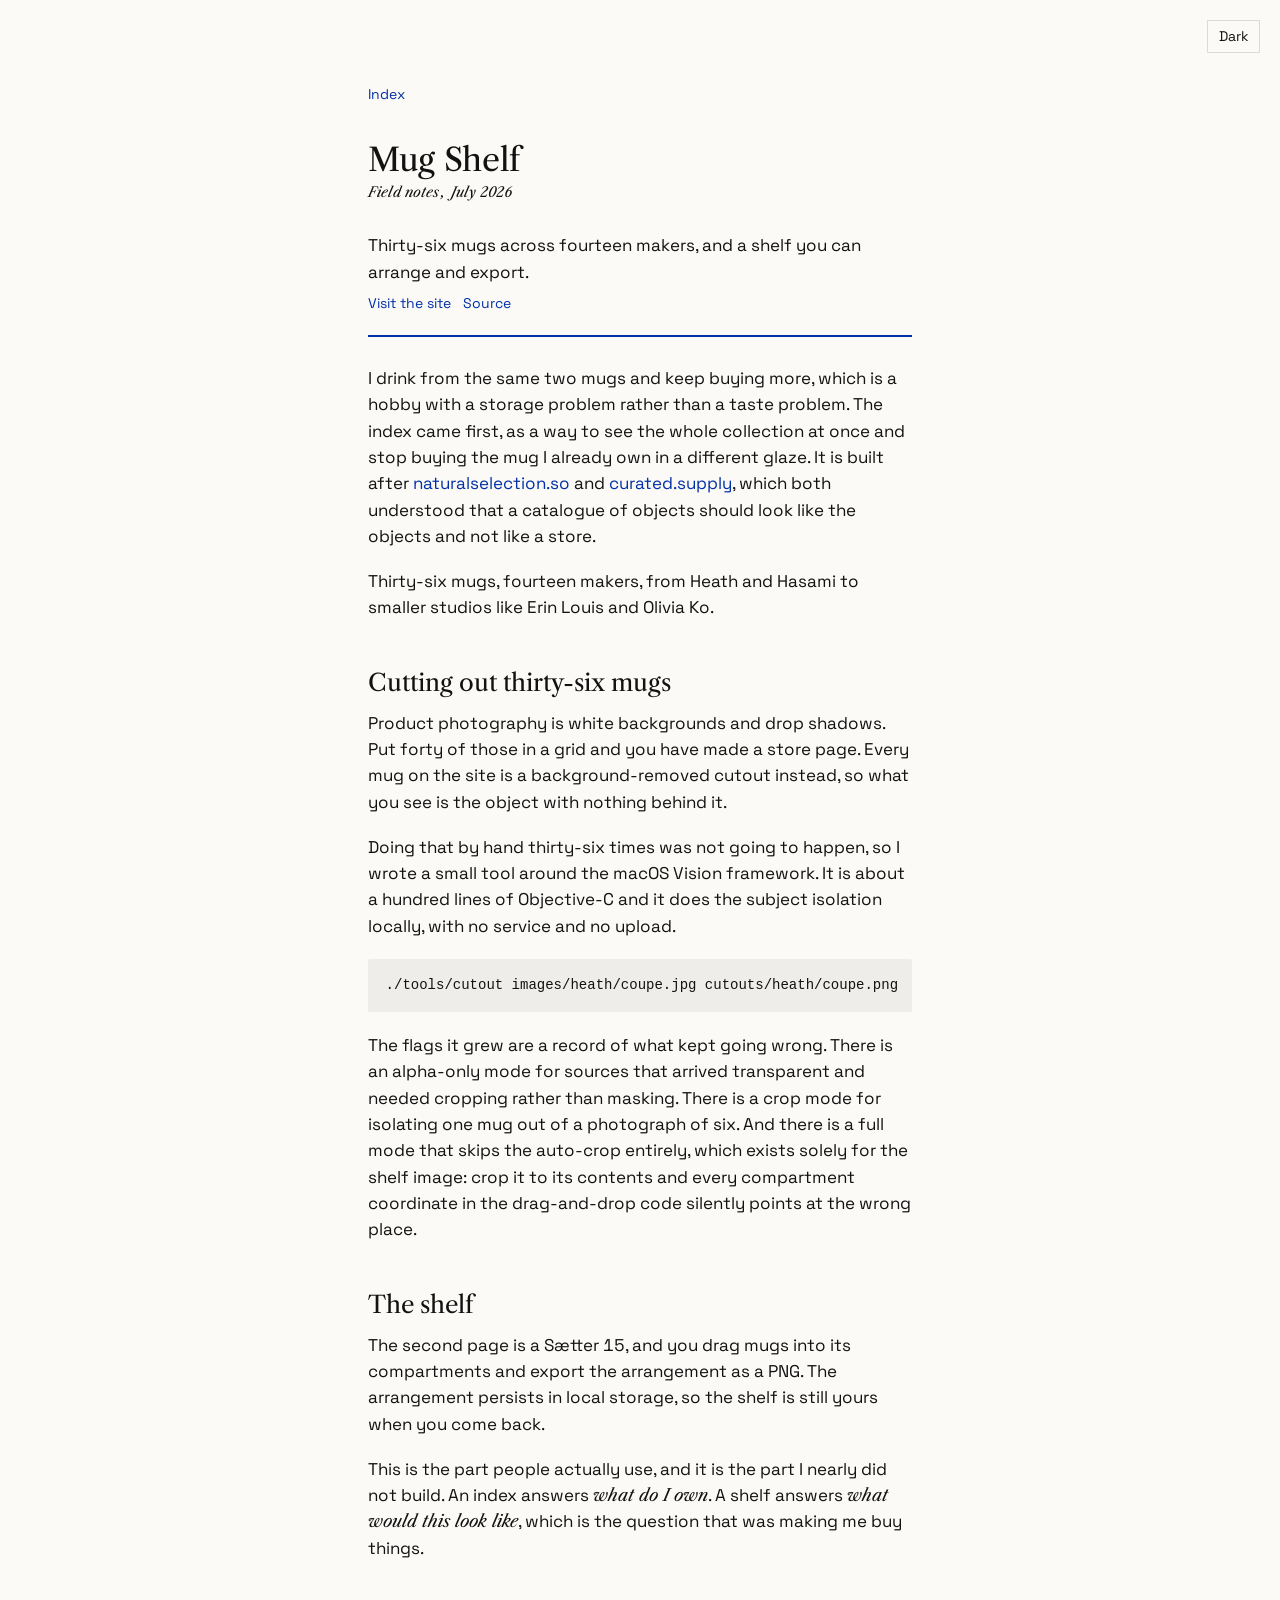
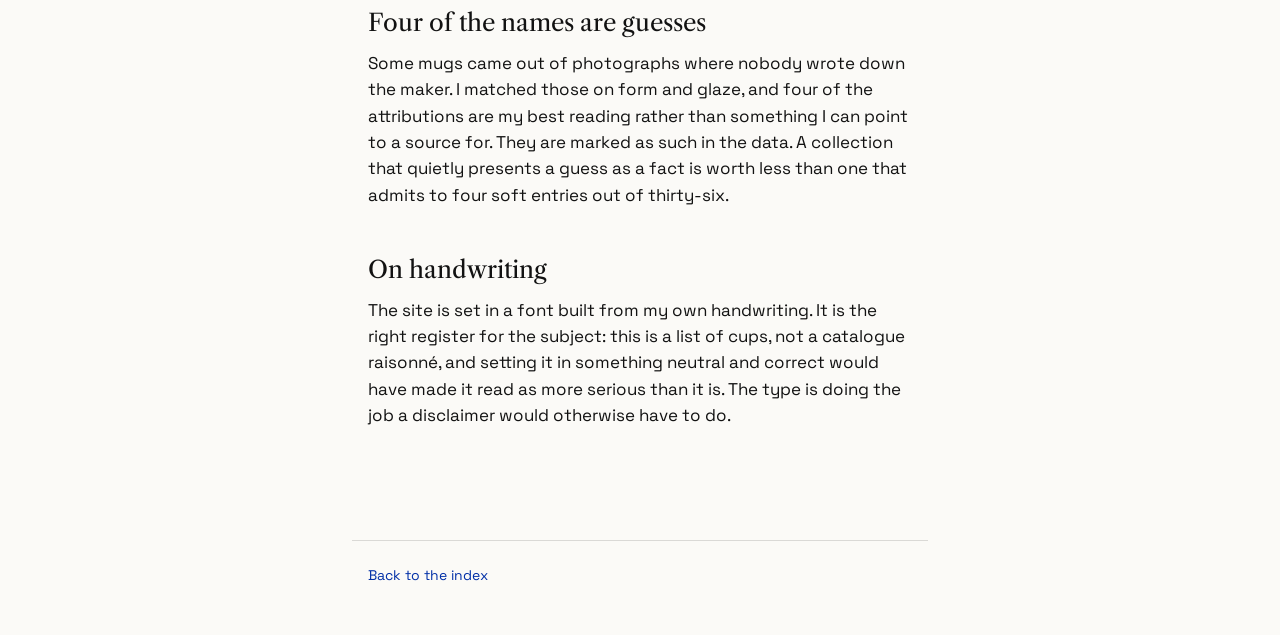
<file: mugs/index.html>
<!doctype html>
<html lang="en">
<head>
  <meta charset="utf-8">
  <meta name="viewport" content="width=device-width, initial-scale=1">
  <title>Mug Shelf</title>
  <meta name="description" content="Field notes on indexing 36 ceramic mugs, cutting each one out with the macOS Vision framework, and a shelf you can arrange.">
  <script>
    // Apply the stored theme before first paint, so the page never flashes the
    // other one. Everything else about the toggle lives in site.js.
    try { var t = localStorage.getItem("theme"); if (t) document.documentElement.dataset.theme = t } catch (e) {}
  </script>
  <link rel="preconnect" href="https://fonts.googleapis.com">
  <link rel="preconnect" href="https://fonts.gstatic.com" crossorigin>
  <link href="https://fonts.googleapis.com/css2?family=Libre+Caslon+Text:ital,wght@0,400;1,400&family=Space+Grotesk:wght@400;500&display=swap" rel="stylesheet">
  <link rel="stylesheet" href="/style.css">
</head>
<body>
  <main>
    <a class="crumb" href="/">Index</a>
    <article>
      <header class="masthead">
        <h1>Mug Shelf</h1>
        <span class="dateline">Field notes, July 2026</span>
      </header>

      <div class="standfirst">
        <p>Thirty-six mugs across fourteen makers, and a shelf you can arrange and export.</p>
        <p class="meta"><a href="https://fun-mugs.vercel.app/">Visit the site</a><a href="https://github.com/thejenniferfang/mugs">Source</a></p>
      </div>

      <p>I drink from the same two mugs and keep buying more, which is a hobby with a storage problem rather than a taste problem. The index came first, as a way to see the whole collection at once and stop buying the mug I already own in a different glaze. It is built after <a href="https://www.naturalselection.so/">naturalselection.so</a> and <a href="https://curated.supply">curated.supply</a>, which both understood that a catalogue of objects should look like the objects and not like a store.</p>

      <p>Thirty-six mugs, fourteen makers, from Heath and Hasami to smaller studios like Erin Louis and Olivia Ko.</p>

      <h2>Cutting out thirty-six mugs</h2>

      <p>Product photography is white backgrounds and drop shadows. Put forty of those in a grid and you have made a store page. Every mug on the site is a background-removed cutout instead, so what you see is the object with nothing behind it.</p>

      <p>Doing that by hand thirty-six times was not going to happen, so I wrote a small tool around the macOS Vision framework. It is about a hundred lines of Objective-C and it does the subject isolation locally, with no service and no upload.</p>

<pre><code>./tools/cutout images/heath/coupe.jpg cutouts/heath/coupe.png</code></pre>

      <p>The flags it grew are a record of what kept going wrong. There is an alpha-only mode for sources that arrived transparent and needed cropping rather than masking. There is a crop mode for isolating one mug out of a photograph of six. And there is a full mode that skips the auto-crop entirely, which exists solely for the shelf image: crop it to its contents and every compartment coordinate in the drag-and-drop code silently points at the wrong place.</p>

      <h2>The shelf</h2>

      <p>The second page is a Sætter 15, and you drag mugs into its compartments and export the arrangement as a PNG. The arrangement persists in local storage, so the shelf is still yours when you come back.</p>

      <p>This is the part people actually use, and it is the part I nearly did not build. An index answers <em>what do I own</em>. A shelf answers <em>what would this look like</em>, which is the question that was making me buy things.</p>

      <h2>Four of the names are guesses</h2>

      <p>Some mugs came out of photographs where nobody wrote down the maker. I matched those on form and glaze, and four of the attributions are my best reading rather than something I can point to a source for. They are marked as such in the data. A collection that quietly presents a guess as a fact is worth less than one that admits to four soft entries out of thirty-six.</p>

      <h2>On handwriting</h2>

      <p>The site is set in a font built from my own handwriting. It is the right register for the subject: this is a list of cups, not a catalogue raisonné, and setting it in something neutral and correct would have made it read as more serious than it is. The type is doing the job a disclaimer would otherwise have to do.</p>
    </article>
  </main>

  <footer>
    <p><a href="/">Back to the index</a></p>
  </footer>
  <script src="/site.js" defer></script>
</body>
</html>
</file>
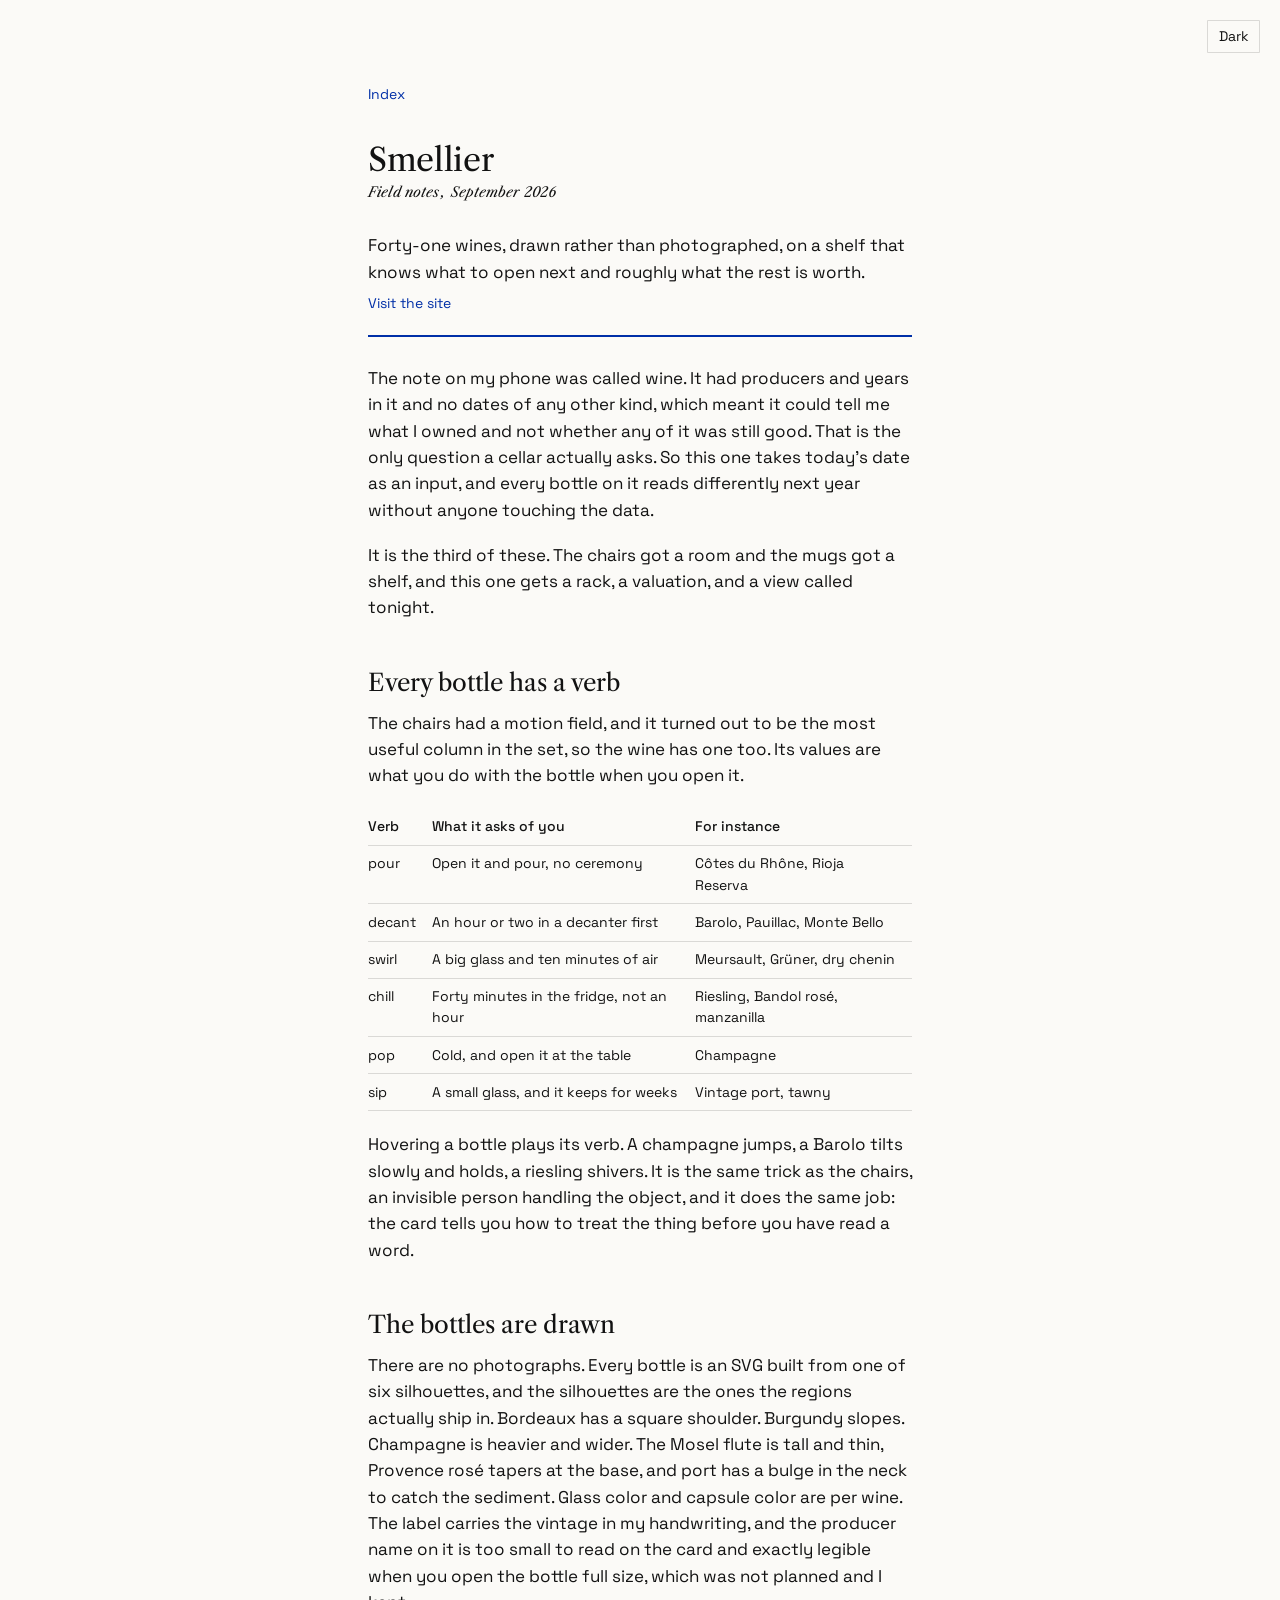
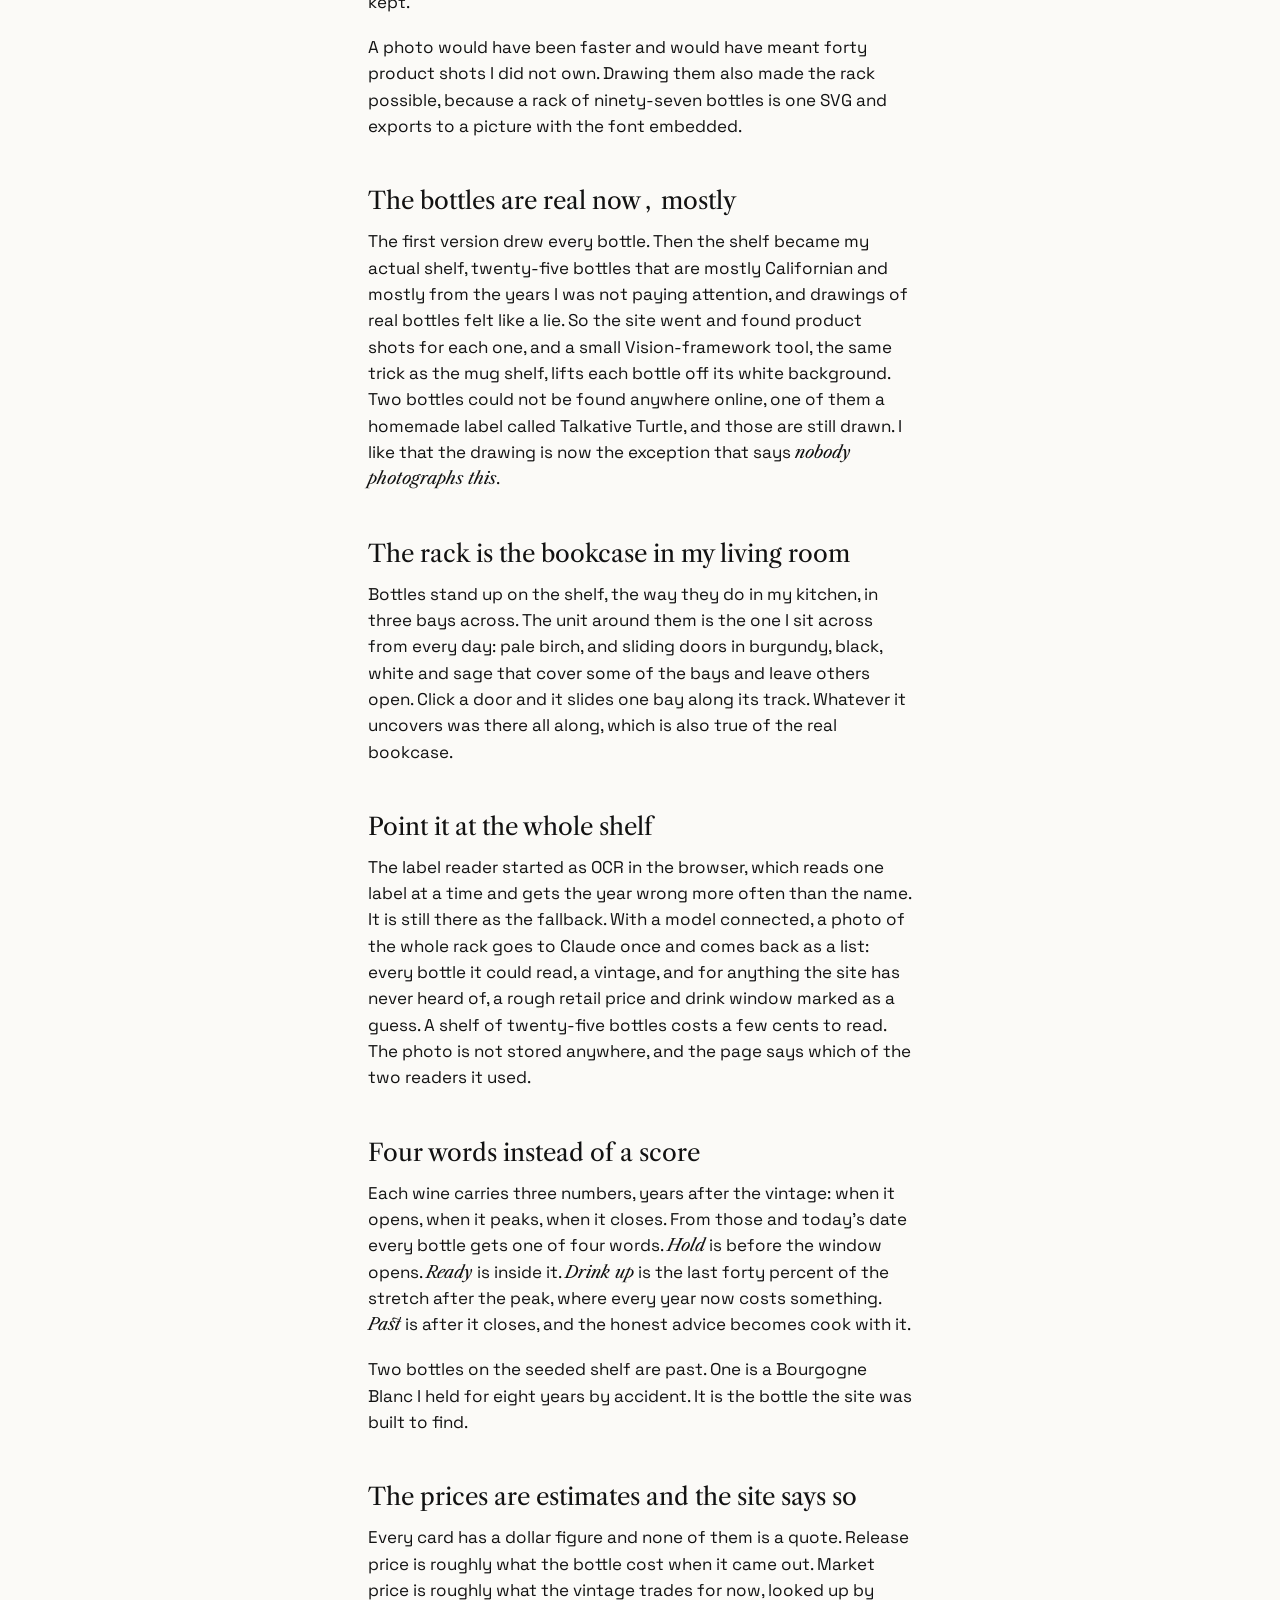
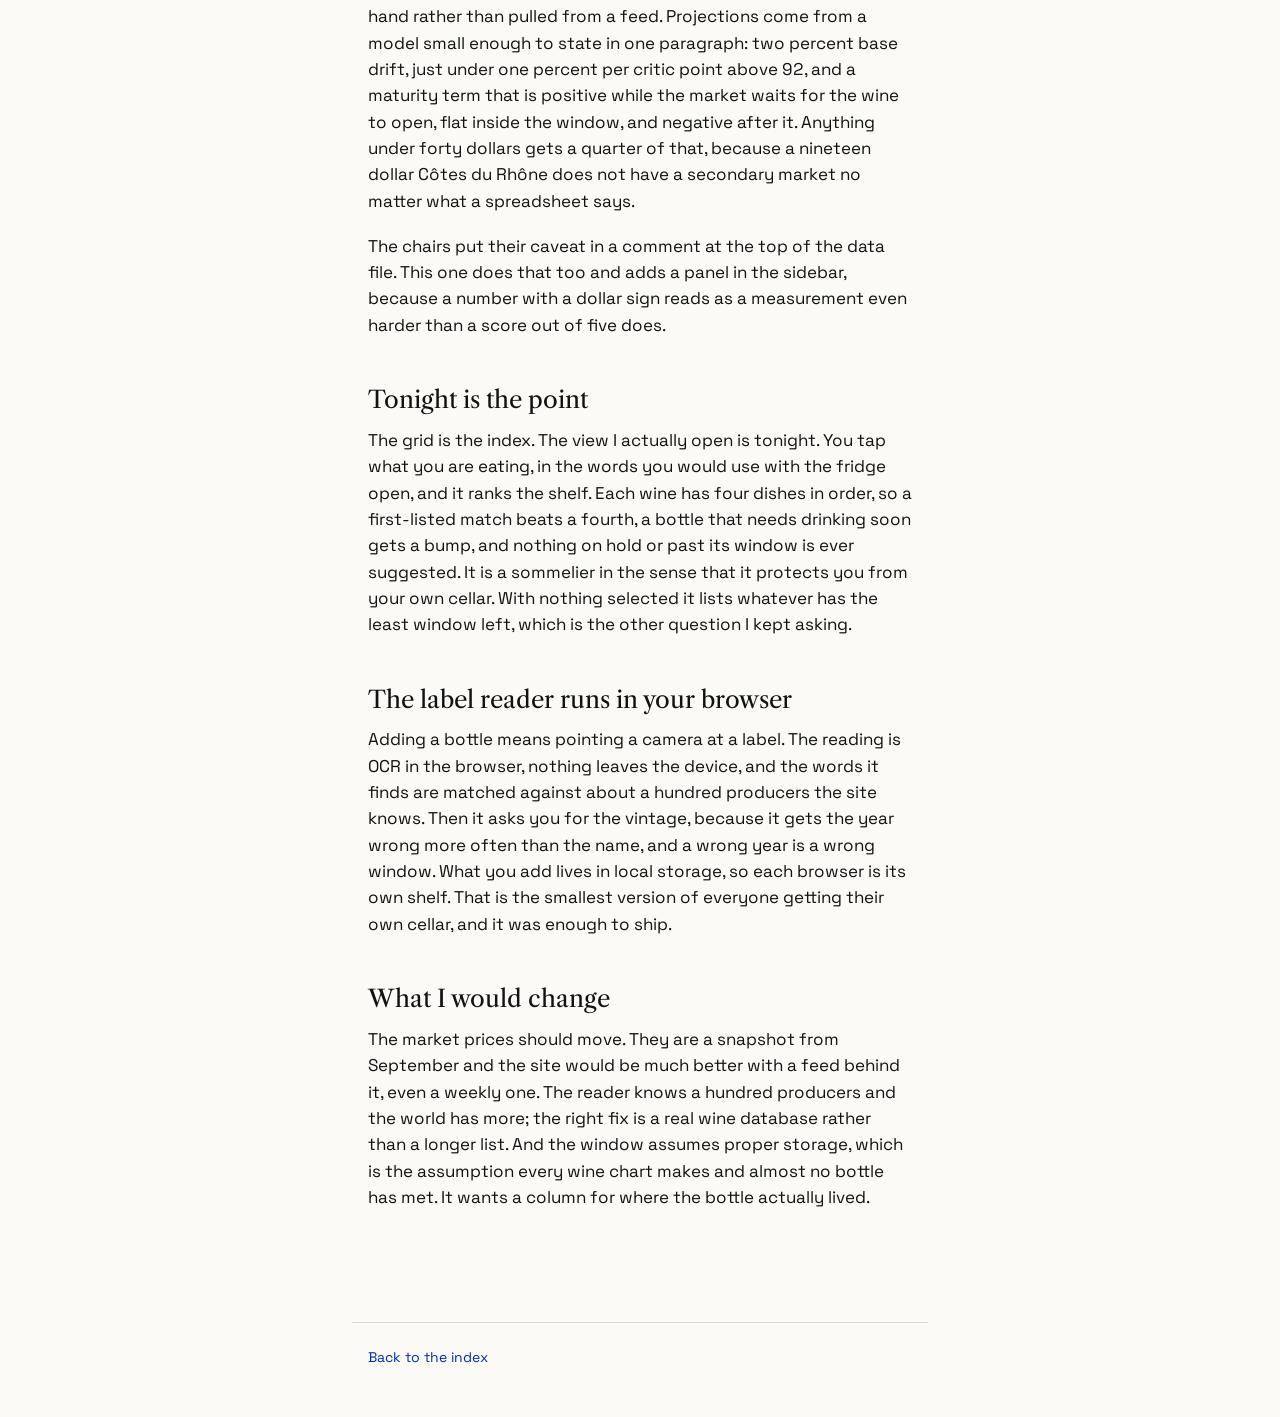
<file: smellier/index.html>
<!doctype html>
<html lang="en">
<head>
  <meta charset="utf-8">
  <meta name="viewport" content="width=device-width, initial-scale=1">
  <title>Smellier</title>
  <meta name="description" content="Field notes on building a drawn cellar that knows what to open next and roughly what the rest is worth.">
  <script>
    // Apply the stored theme before first paint, so the page never flashes the
    // other one. Everything else about the toggle lives in site.js.
    try { var t = localStorage.getItem("theme"); if (t) document.documentElement.dataset.theme = t } catch (e) {}
  </script>
  <link rel="preconnect" href="https://fonts.googleapis.com">
  <link rel="preconnect" href="https://fonts.gstatic.com" crossorigin>
  <link href="https://fonts.googleapis.com/css2?family=Libre+Caslon+Text:ital,wght@0,400;1,400&family=Space+Grotesk:wght@400;500&display=swap" rel="stylesheet">
  <link rel="stylesheet" href="/style.css">
</head>
<body>
  <main>
    <a class="crumb" href="/">Index</a>
    <article>
      <header class="masthead">
        <h1>Smellier</h1>
        <span class="dateline">Field notes, September 2026</span>
      </header>

      <div class="standfirst">
        <p>Forty-one wines, drawn rather than photographed, on a shelf that knows what to open next and roughly what the rest is worth.</p>
        <p class="meta"><a href="https://smellier.vercel.app/">Visit the site</a></p>
      </div>

      <p>The note on my phone was called wine. It had producers and years in it and no dates of any other kind, which meant it could tell me what I owned and not whether any of it was still good. That is the only question a cellar actually asks. So this one takes today's date as an input, and every bottle on it reads differently next year without anyone touching the data.</p>

      <p>It is the third of these. The chairs got a room and the mugs got a shelf, and this one gets a rack, a valuation, and a view called tonight.</p>

      <h2>Every bottle has a verb</h2>

      <p>The chairs had a motion field, and it turned out to be the most useful column in the set, so the wine has one too. Its values are what you do with the bottle when you open it.</p>

      <div class="scroll">
        <table>
          <thead><tr><th>Verb</th><th>What it asks of you</th><th>For instance</th></tr></thead>
          <tbody>
            <tr><td>pour</td><td>Open it and pour, no ceremony</td><td>Côtes du Rhône, Rioja Reserva</td></tr>
            <tr><td>decant</td><td>An hour or two in a decanter first</td><td>Barolo, Pauillac, Monte Bello</td></tr>
            <tr><td>swirl</td><td>A big glass and ten minutes of air</td><td>Meursault, Grüner, dry chenin</td></tr>
            <tr><td>chill</td><td>Forty minutes in the fridge, not an hour</td><td>Riesling, Bandol rosé, manzanilla</td></tr>
            <tr><td>pop</td><td>Cold, and open it at the table</td><td>Champagne</td></tr>
            <tr><td>sip</td><td>A small glass, and it keeps for weeks</td><td>Vintage port, tawny</td></tr>
          </tbody>
        </table>
      </div>

      <p>Hovering a bottle plays its verb. A champagne jumps, a Barolo tilts slowly and holds, a riesling shivers. It is the same trick as the chairs, an invisible person handling the object, and it does the same job: the card tells you how to treat the thing before you have read a word.</p>

      <h2>The bottles are drawn</h2>

      <p>There are no photographs. Every bottle is an SVG built from one of six silhouettes, and the silhouettes are the ones the regions actually ship in. Bordeaux has a square shoulder. Burgundy slopes. Champagne is heavier and wider. The Mosel flute is tall and thin, Provence rosé tapers at the base, and port has a bulge in the neck to catch the sediment. Glass color and capsule color are per wine. The label carries the vintage in my handwriting, and the producer name on it is too small to read on the card and exactly legible when you open the bottle full size, which was not planned and I kept.</p>

      <p>A photo would have been faster and would have meant forty product shots I did not own. Drawing them also made the rack possible, because a rack of ninety-seven bottles is one SVG and exports to a picture with the font embedded.</p>

      <h2>The bottles are real now, mostly</h2>

      <p>The first version drew every bottle. Then the shelf became my actual shelf, twenty-five bottles that are mostly Californian and mostly from the years I was not paying attention, and drawings of real bottles felt like a lie. So the site went and found product shots for each one, and a small Vision-framework tool, the same trick as the mug shelf, lifts each bottle off its white background. Two bottles could not be found anywhere online, one of them a homemade label called Talkative Turtle, and those are still drawn. I like that the drawing is now the exception that says <em>nobody photographs this</em>.</p>

      <h2>The rack is the bookcase in my living room</h2>

      <p>Bottles stand up on the shelf, the way they do in my kitchen, in three bays across. The unit around them is the one I sit across from every day: pale birch, and sliding doors in burgundy, black, white and sage that cover some of the bays and leave others open. Click a door and it slides one bay along its track. Whatever it uncovers was there all along, which is also true of the real bookcase.</p>

      <h2>Point it at the whole shelf</h2>

      <p>The label reader started as OCR in the browser, which reads one label at a time and gets the year wrong more often than the name. It is still there as the fallback. With a model connected, a photo of the whole rack goes to Claude once and comes back as a list: every bottle it could read, a vintage, and for anything the site has never heard of, a rough retail price and drink window marked as a guess. A shelf of twenty-five bottles costs a few cents to read. The photo is not stored anywhere, and the page says which of the two readers it used.</p>

      <h2>Four words instead of a score</h2>

      <p>Each wine carries three numbers, years after the vintage: when it opens, when it peaks, when it closes. From those and today's date every bottle gets one of four words. <em>Hold</em> is before the window opens. <em>Ready</em> is inside it. <em>Drink up</em> is the last forty percent of the stretch after the peak, where every year now costs something. <em>Past</em> is after it closes, and the honest advice becomes cook with it.</p>

      <p>Two bottles on the seeded shelf are past. One is a Bourgogne Blanc I held for eight years by accident. It is the bottle the site was built to find.</p>

      <h2>The prices are estimates and the site says so</h2>

      <p>Every card has a dollar figure and none of them is a quote. Release price is roughly what the bottle cost when it came out. Market price is roughly what the vintage trades for now, looked up by hand rather than pulled from a feed. Projections come from a model small enough to state in one paragraph: two percent base drift, just under one percent per critic point above 92, and a maturity term that is positive while the market waits for the wine to open, flat inside the window, and negative after it. Anything under forty dollars gets a quarter of that, because a nineteen dollar Côtes du Rhône does not have a secondary market no matter what a spreadsheet says.</p>

      <p>The chairs put their caveat in a comment at the top of the data file. This one does that too and adds a panel in the sidebar, because a number with a dollar sign reads as a measurement even harder than a score out of five does.</p>

      <h2>Tonight is the point</h2>

      <p>The grid is the index. The view I actually open is tonight. You tap what you are eating, in the words you would use with the fridge open, and it ranks the shelf. Each wine has four dishes in order, so a first-listed match beats a fourth, a bottle that needs drinking soon gets a bump, and nothing on hold or past its window is ever suggested. It is a sommelier in the sense that it protects you from your own cellar. With nothing selected it lists whatever has the least window left, which is the other question I kept asking.</p>

      <h2>The label reader runs in your browser</h2>

      <p>Adding a bottle means pointing a camera at a label. The reading is OCR in the browser, nothing leaves the device, and the words it finds are matched against about a hundred producers the site knows. Then it asks you for the vintage, because it gets the year wrong more often than the name, and a wrong year is a wrong window. What you add lives in local storage, so each browser is its own shelf. That is the smallest version of everyone getting their own cellar, and it was enough to ship.</p>

      <h2>What I would change</h2>

      <p>The market prices should move. They are a snapshot from September and the site would be much better with a feed behind it, even a weekly one. The reader knows a hundred producers and the world has more; the right fix is a real wine database rather than a longer list. And the window assumes proper storage, which is the assumption every wine chart makes and almost no bottle has met. It wants a column for where the bottle actually lived.</p>
    </article>
  </main>

  <footer>
    <p><a href="/">Back to the index</a></p>
  </footer>
  <script src="/site.js" defer></script>
</body>
</html>
</file>
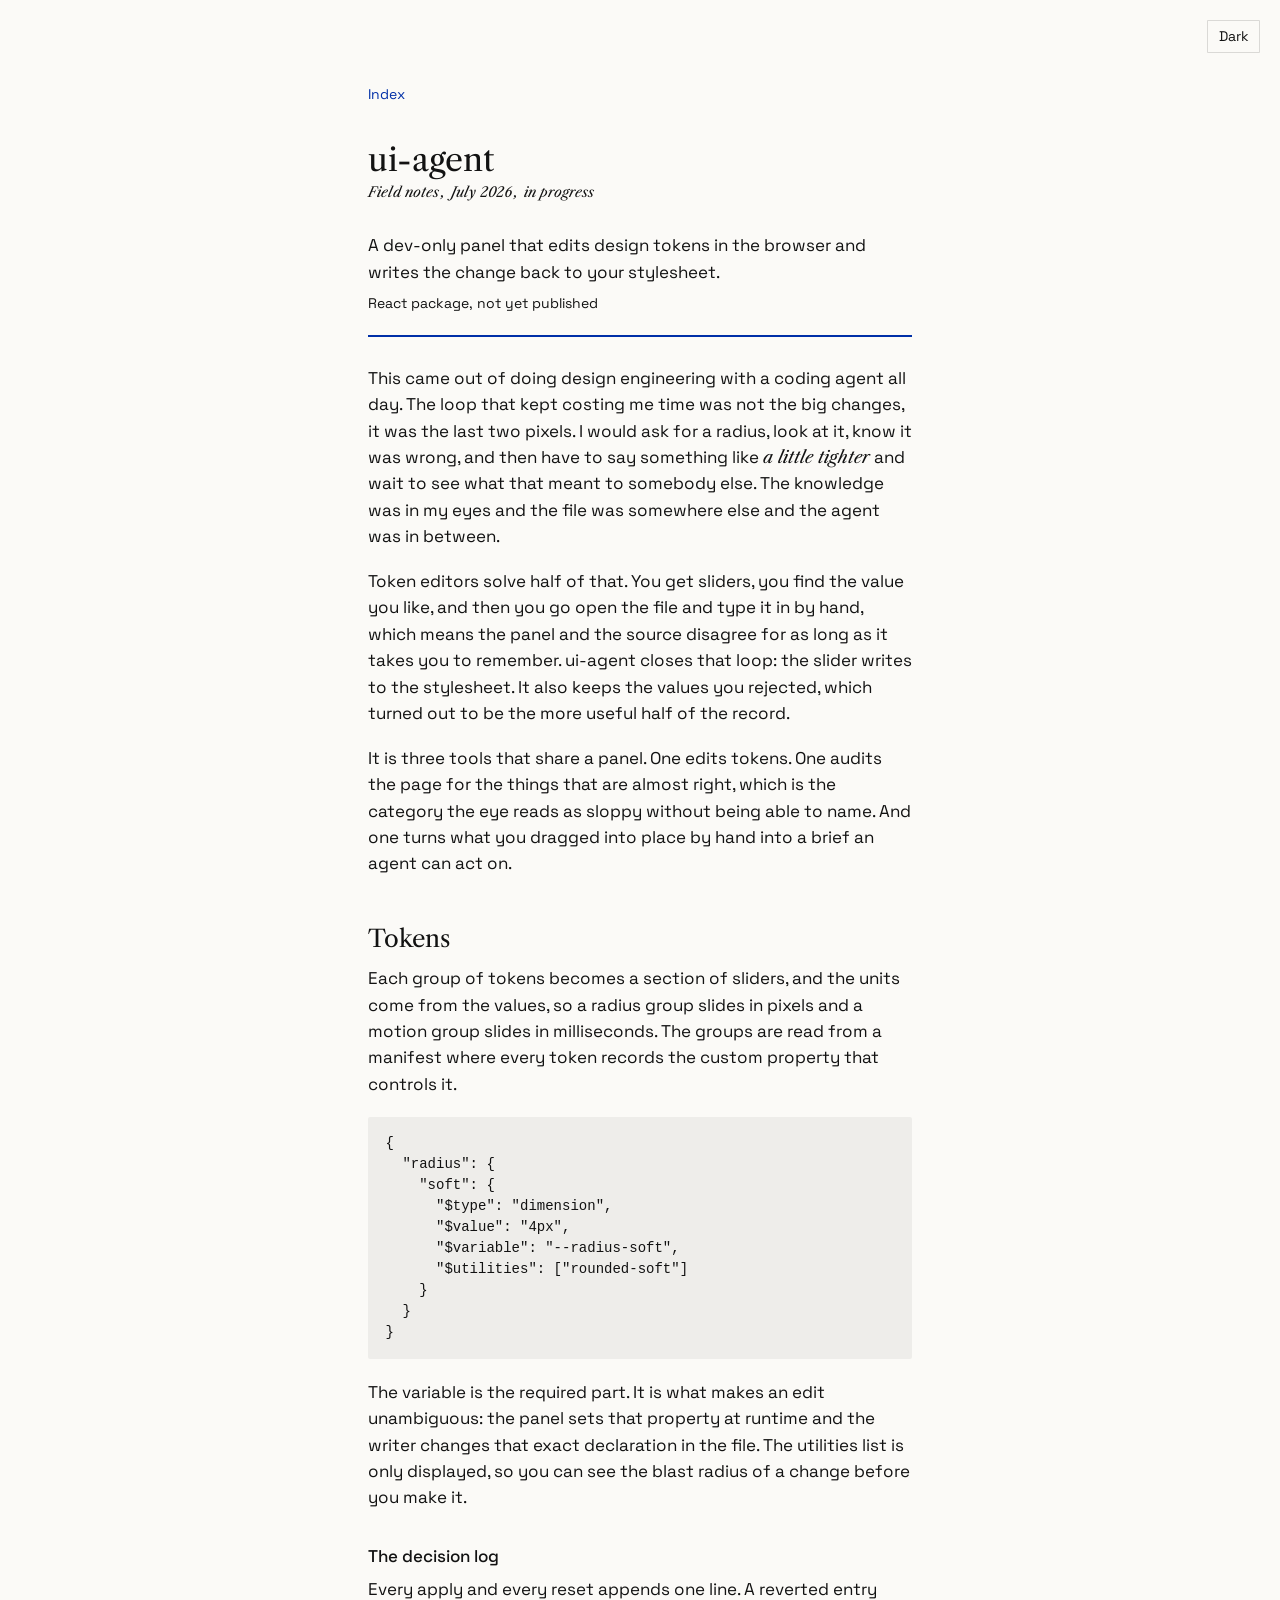
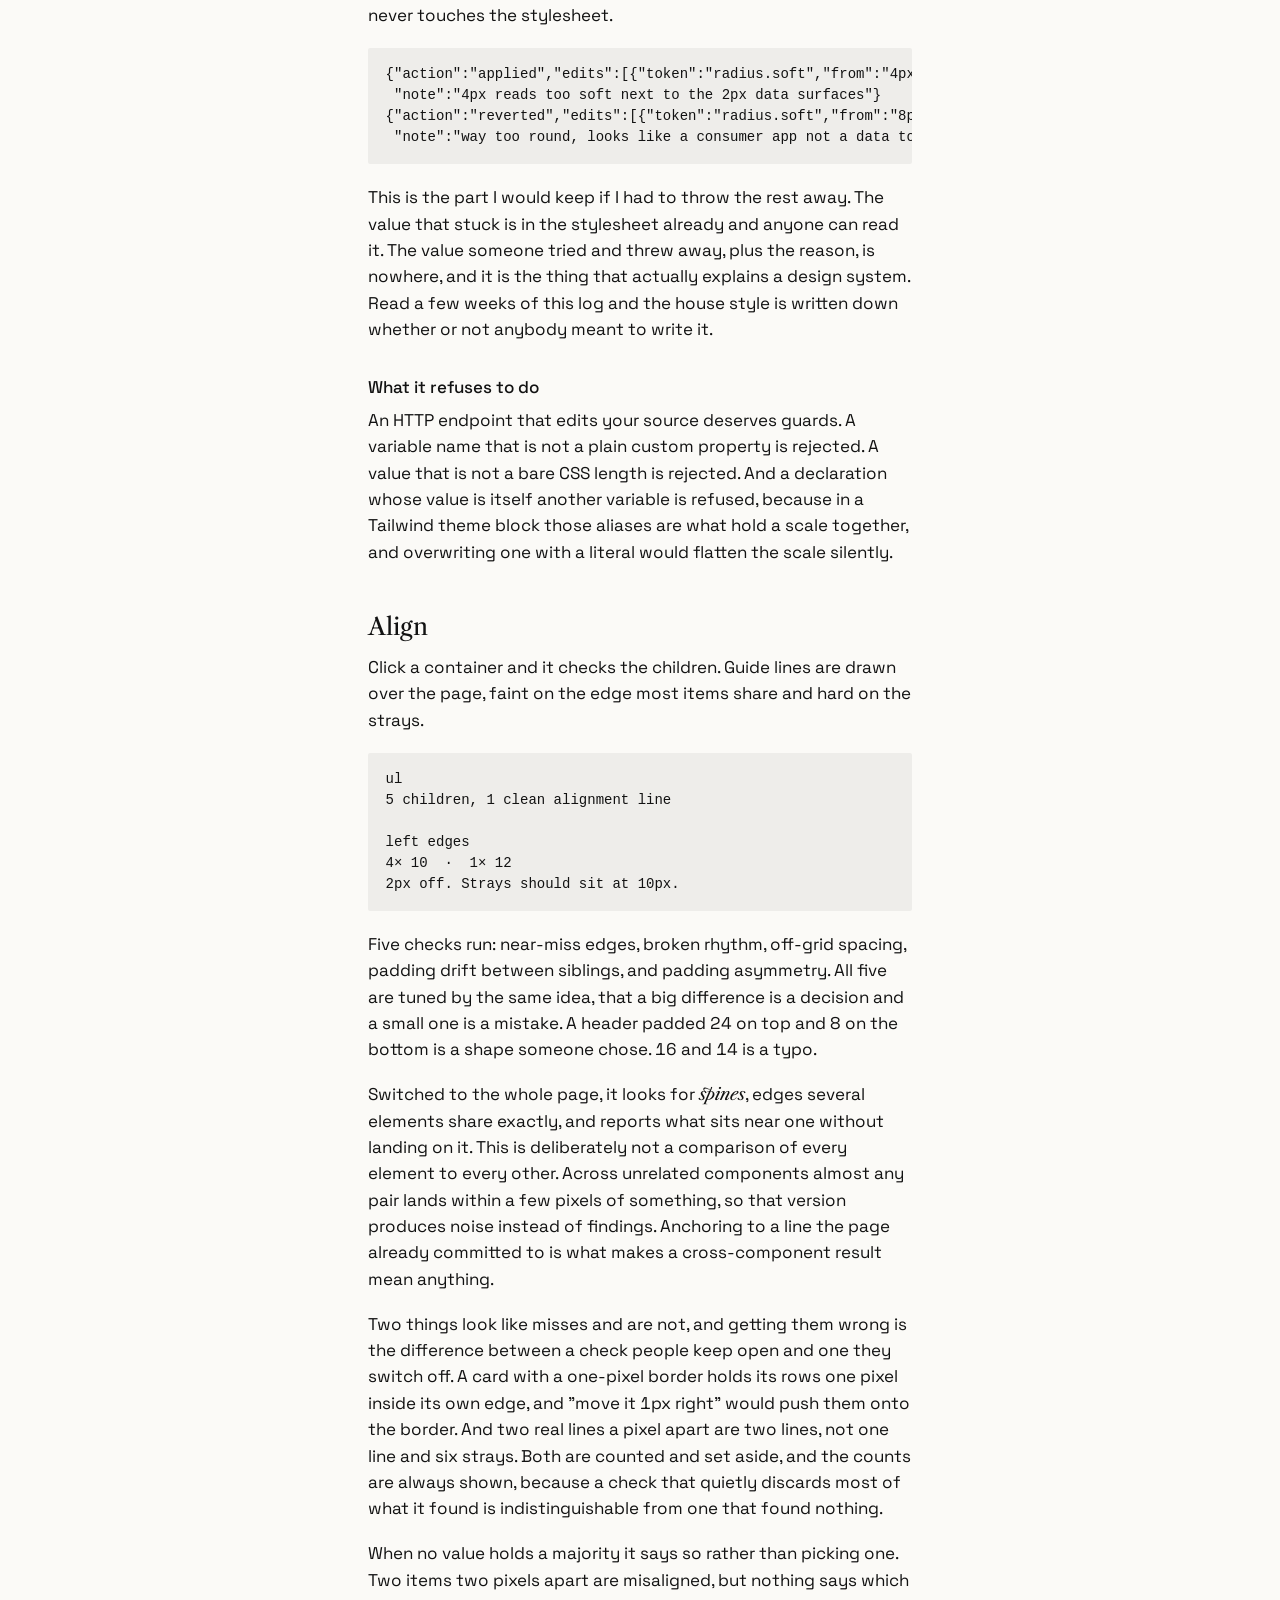
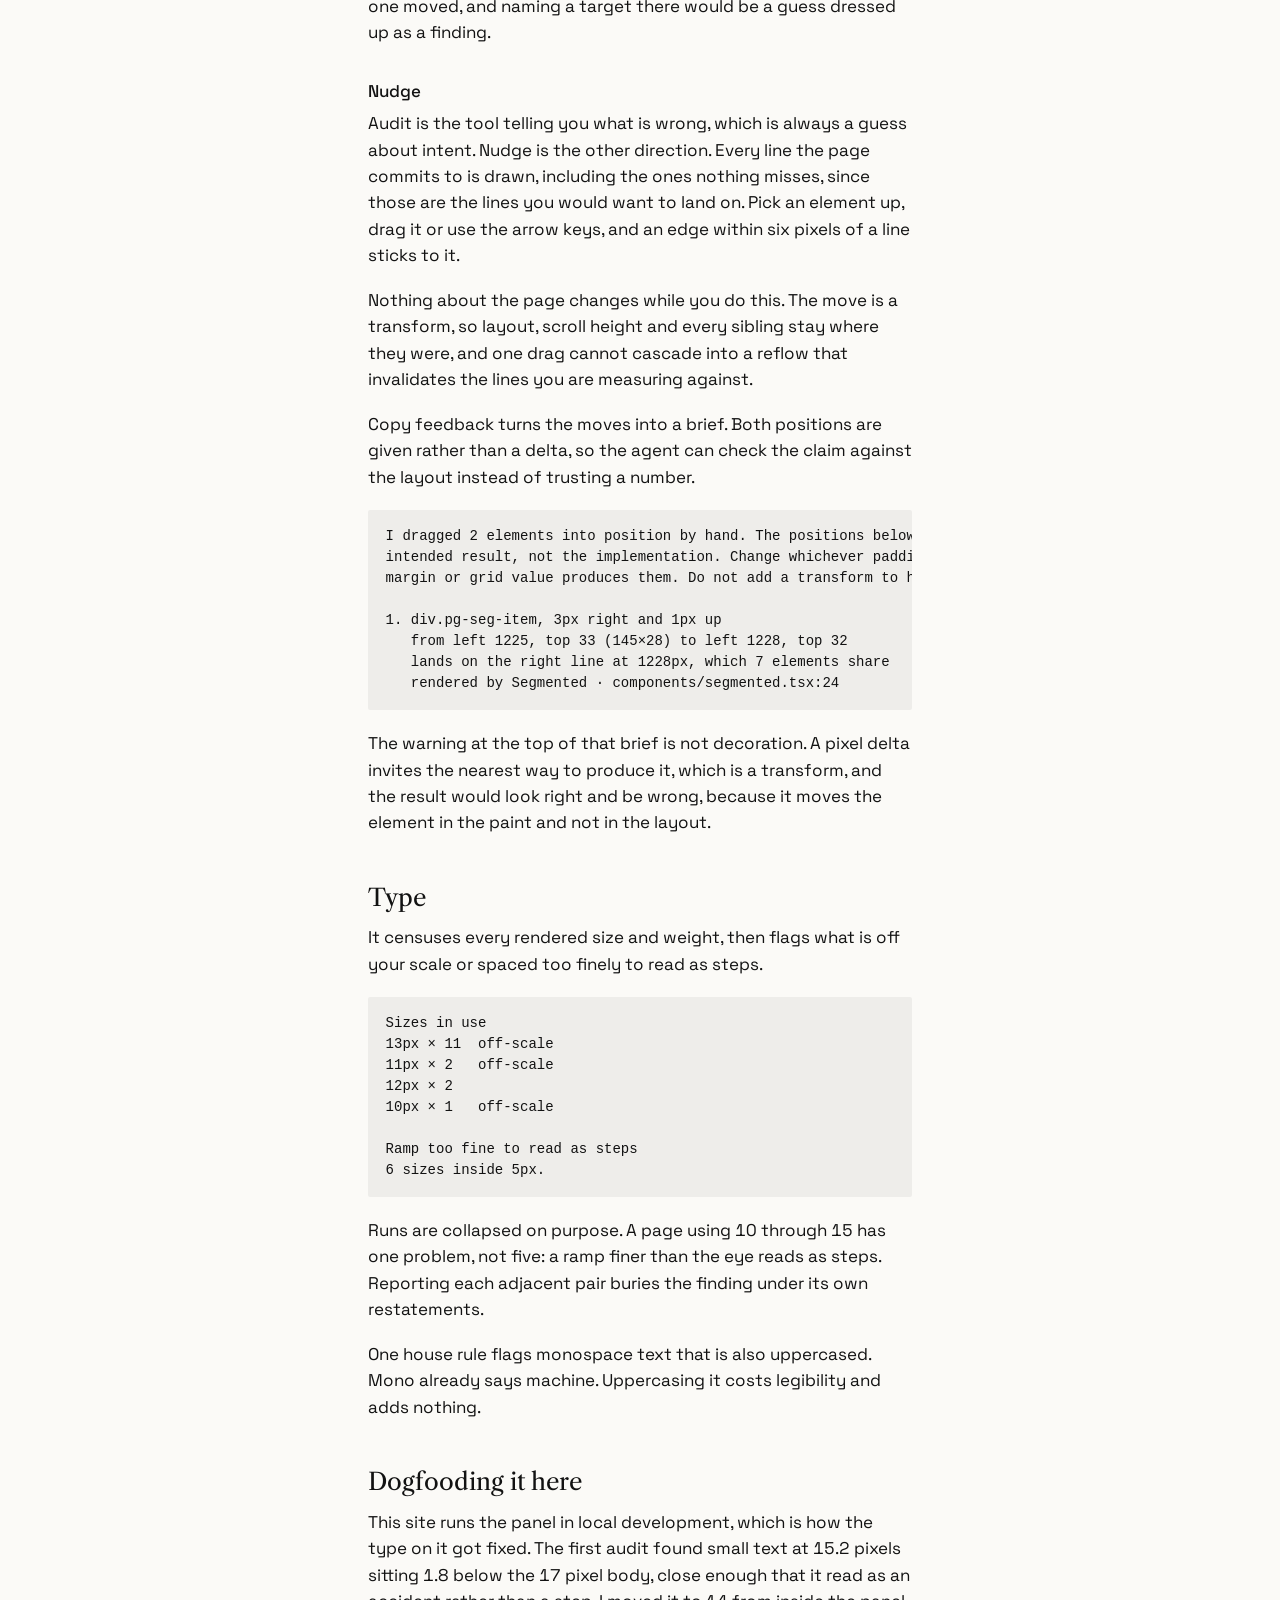
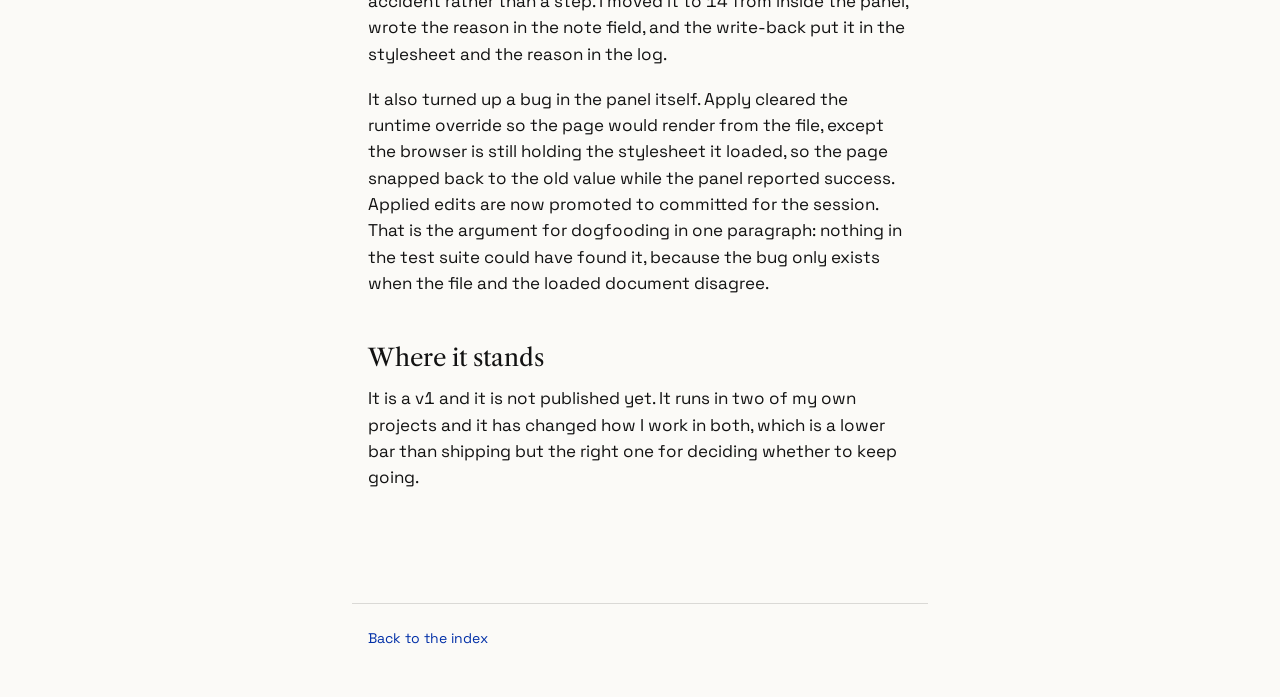
<file: ui-agent/index.html>
<!doctype html>
<html lang="en">
<head>
  <meta charset="utf-8">
  <meta name="viewport" content="width=device-width, initial-scale=1">
  <title>ui-agent</title>
  <meta name="description" content="Field notes on ui-agent: a dev-only panel that edits design tokens in the browser, writes the change back to source, and audits alignment and type.">
  <script>
    // Apply the stored theme before first paint, so the page never flashes the
    // other one. Everything else about the toggle lives in site.js.
    try { var t = localStorage.getItem("theme"); if (t) document.documentElement.dataset.theme = t } catch (e) {}
  </script>
  <link rel="preconnect" href="https://fonts.googleapis.com">
  <link rel="preconnect" href="https://fonts.gstatic.com" crossorigin>
  <link href="https://fonts.googleapis.com/css2?family=Libre+Caslon+Text:ital,wght@0,400;1,400&family=Space+Grotesk:wght@400;500&display=swap" rel="stylesheet">
  <link rel="stylesheet" href="/style.css">
</head>
<body>
  <main>
    <a class="crumb" href="/">Index</a>
    <article>
      <header class="masthead">
        <h1>ui-agent</h1>
        <span class="dateline">Field notes, July 2026, in progress</span>
      </header>

      <div class="standfirst">
        <p>A dev-only panel that edits design tokens in the browser and writes the change back to your stylesheet.</p>
        <p class="meta">React package, not yet published</p>
      </div>

      <p>This came out of doing design engineering with a coding agent all day. The loop that kept costing me time was not the big changes, it was the last two pixels. I would ask for a radius, look at it, know it was wrong, and then have to say something like <em>a little tighter</em> and wait to see what that meant to somebody else. The knowledge was in my eyes and the file was somewhere else and the agent was in between.</p>

      <p>Token editors solve half of that. You get sliders, you find the value you like, and then you go open the file and type it in by hand, which means the panel and the source disagree for as long as it takes you to remember. ui-agent closes that loop: the slider writes to the stylesheet. It also keeps the values you rejected, which turned out to be the more useful half of the record.</p>

      <p>It is three tools that share a panel. One edits tokens. One audits the page for the things that are almost right, which is the category the eye reads as sloppy without being able to name. And one turns what you dragged into place by hand into a brief an agent can act on.</p>

      <h2>Tokens</h2>

      <p>Each group of tokens becomes a section of sliders, and the units come from the values, so a radius group slides in pixels and a motion group slides in milliseconds. The groups are read from a manifest where every token records the custom property that controls it.</p>

<pre><code>{
  "radius": {
    "soft": {
      "$type": "dimension",
      "$value": "4px",
      "$variable": "--radius-soft",
      "$utilities": ["rounded-soft"]
    }
  }
}</code></pre>

      <p>The variable is the required part. It is what makes an edit unambiguous: the panel sets that property at runtime and the writer changes that exact declaration in the file. The utilities list is only displayed, so you can see the blast radius of a change before you make it.</p>

      <h3>The decision log</h3>

      <p>Every apply and every reset appends one line. A reverted entry never touches the stylesheet.</p>

<pre><code>{"action":"applied","edits":[{"token":"radius.soft","from":"4px","to":"8px"}],
 "note":"4px reads too soft next to the 2px data surfaces"}
{"action":"reverted","edits":[{"token":"radius.soft","from":"8px","to":"16px"}],
 "note":"way too round, looks like a consumer app not a data tool"}</code></pre>

      <p>This is the part I would keep if I had to throw the rest away. The value that stuck is in the stylesheet already and anyone can read it. The value someone tried and threw away, plus the reason, is nowhere, and it is the thing that actually explains a design system. Read a few weeks of this log and the house style is written down whether or not anybody meant to write it.</p>

      <h3>What it refuses to do</h3>

      <p>An HTTP endpoint that edits your source deserves guards. A variable name that is not a plain custom property is rejected. A value that is not a bare CSS length is rejected. And a declaration whose value is itself another variable is refused, because in a Tailwind theme block those aliases are what hold a scale together, and overwriting one with a literal would flatten the scale silently.</p>

      <h2>Align</h2>

      <p>Click a container and it checks the children. Guide lines are drawn over the page, faint on the edge most items share and hard on the strays.</p>

<pre><code>ul
5 children, 1 clean alignment line

left edges
4× 10  ·  1× 12
2px off. Strays should sit at 10px.</code></pre>

      <p>Five checks run: near-miss edges, broken rhythm, off-grid spacing, padding drift between siblings, and padding asymmetry. All five are tuned by the same idea, that a big difference is a decision and a small one is a mistake. A header padded 24 on top and 8 on the bottom is a shape someone chose. 16 and 14 is a typo.</p>

      <p>Switched to the whole page, it looks for <em>spines</em>, edges several elements share exactly, and reports what sits near one without landing on it. This is deliberately not a comparison of every element to every other. Across unrelated components almost any pair lands within a few pixels of something, so that version produces noise instead of findings. Anchoring to a line the page already committed to is what makes a cross-component result mean anything.</p>

      <p>Two things look like misses and are not, and getting them wrong is the difference between a check people keep open and one they switch off. A card with a one-pixel border holds its rows one pixel inside its own edge, and "move it 1px right" would push them onto the border. And two real lines a pixel apart are two lines, not one line and six strays. Both are counted and set aside, and the counts are always shown, because a check that quietly discards most of what it found is indistinguishable from one that found nothing.</p>

      <p>When no value holds a majority it says so rather than picking one. Two items two pixels apart are misaligned, but nothing says which one moved, and naming a target there would be a guess dressed up as a finding.</p>

      <h3>Nudge</h3>

      <p>Audit is the tool telling you what is wrong, which is always a guess about intent. Nudge is the other direction. Every line the page commits to is drawn, including the ones nothing misses, since those are the lines you would want to land on. Pick an element up, drag it or use the arrow keys, and an edge within six pixels of a line sticks to it.</p>

      <p>Nothing about the page changes while you do this. The move is a transform, so layout, scroll height and every sibling stay where they were, and one drag cannot cascade into a reflow that invalidates the lines you are measuring against.</p>

      <p>Copy feedback turns the moves into a brief. Both positions are given rather than a delta, so the agent can check the claim against the layout instead of trusting a number.</p>

<pre><code>I dragged 2 elements into position by hand. The positions below are the
intended result, not the implementation. Change whichever padding, gap,
margin or grid value produces them. Do not add a transform to hit the number.

1. div.pg-seg-item, 3px right and 1px up
   from left 1225, top 33 (145×28) to left 1228, top 32
   lands on the right line at 1228px, which 7 elements share
   rendered by Segmented · components/segmented.tsx:24</code></pre>

      <p>The warning at the top of that brief is not decoration. A pixel delta invites the nearest way to produce it, which is a transform, and the result would look right and be wrong, because it moves the element in the paint and not in the layout.</p>

      <h2>Type</h2>

      <p>It censuses every rendered size and weight, then flags what is off your scale or spaced too finely to read as steps.</p>

<pre><code>Sizes in use
13px × 11  off-scale
11px × 2   off-scale
12px × 2
10px × 1   off-scale

Ramp too fine to read as steps
6 sizes inside 5px.</code></pre>

      <p>Runs are collapsed on purpose. A page using 10 through 15 has one problem, not five: a ramp finer than the eye reads as steps. Reporting each adjacent pair buries the finding under its own restatements.</p>

      <p>One house rule flags monospace text that is also uppercased. Mono already says machine. Uppercasing it costs legibility and adds nothing.</p>

      <h2>Dogfooding it here</h2>

      <p>This site runs the panel in local development, which is how the type on it got fixed. The first audit found small text at 15.2 pixels sitting 1.8 below the 17 pixel body, close enough that it read as an accident rather than a step. I moved it to 14 from inside the panel, wrote the reason in the note field, and the write-back put it in the stylesheet and the reason in the log.</p>

      <p>It also turned up a bug in the panel itself. Apply cleared the runtime override so the page would render from the file, except the browser is still holding the stylesheet it loaded, so the page snapped back to the old value while the panel reported success. Applied edits are now promoted to committed for the session. That is the argument for dogfooding in one paragraph: nothing in the test suite could have found it, because the bug only exists when the file and the loaded document disagree.</p>

      <h2>Where it stands</h2>

      <p>It is a v1 and it is not published yet. It runs in two of my own projects and it has changed how I work in both, which is a lower bar than shipping but the right one for deciding whether to keep going.</p>
    </article>
  </main>

  <footer>
    <p><a href="/">Back to the index</a></p>
  </footer>
  <script src="/site.js" defer></script>
</body>
</html>
</file>
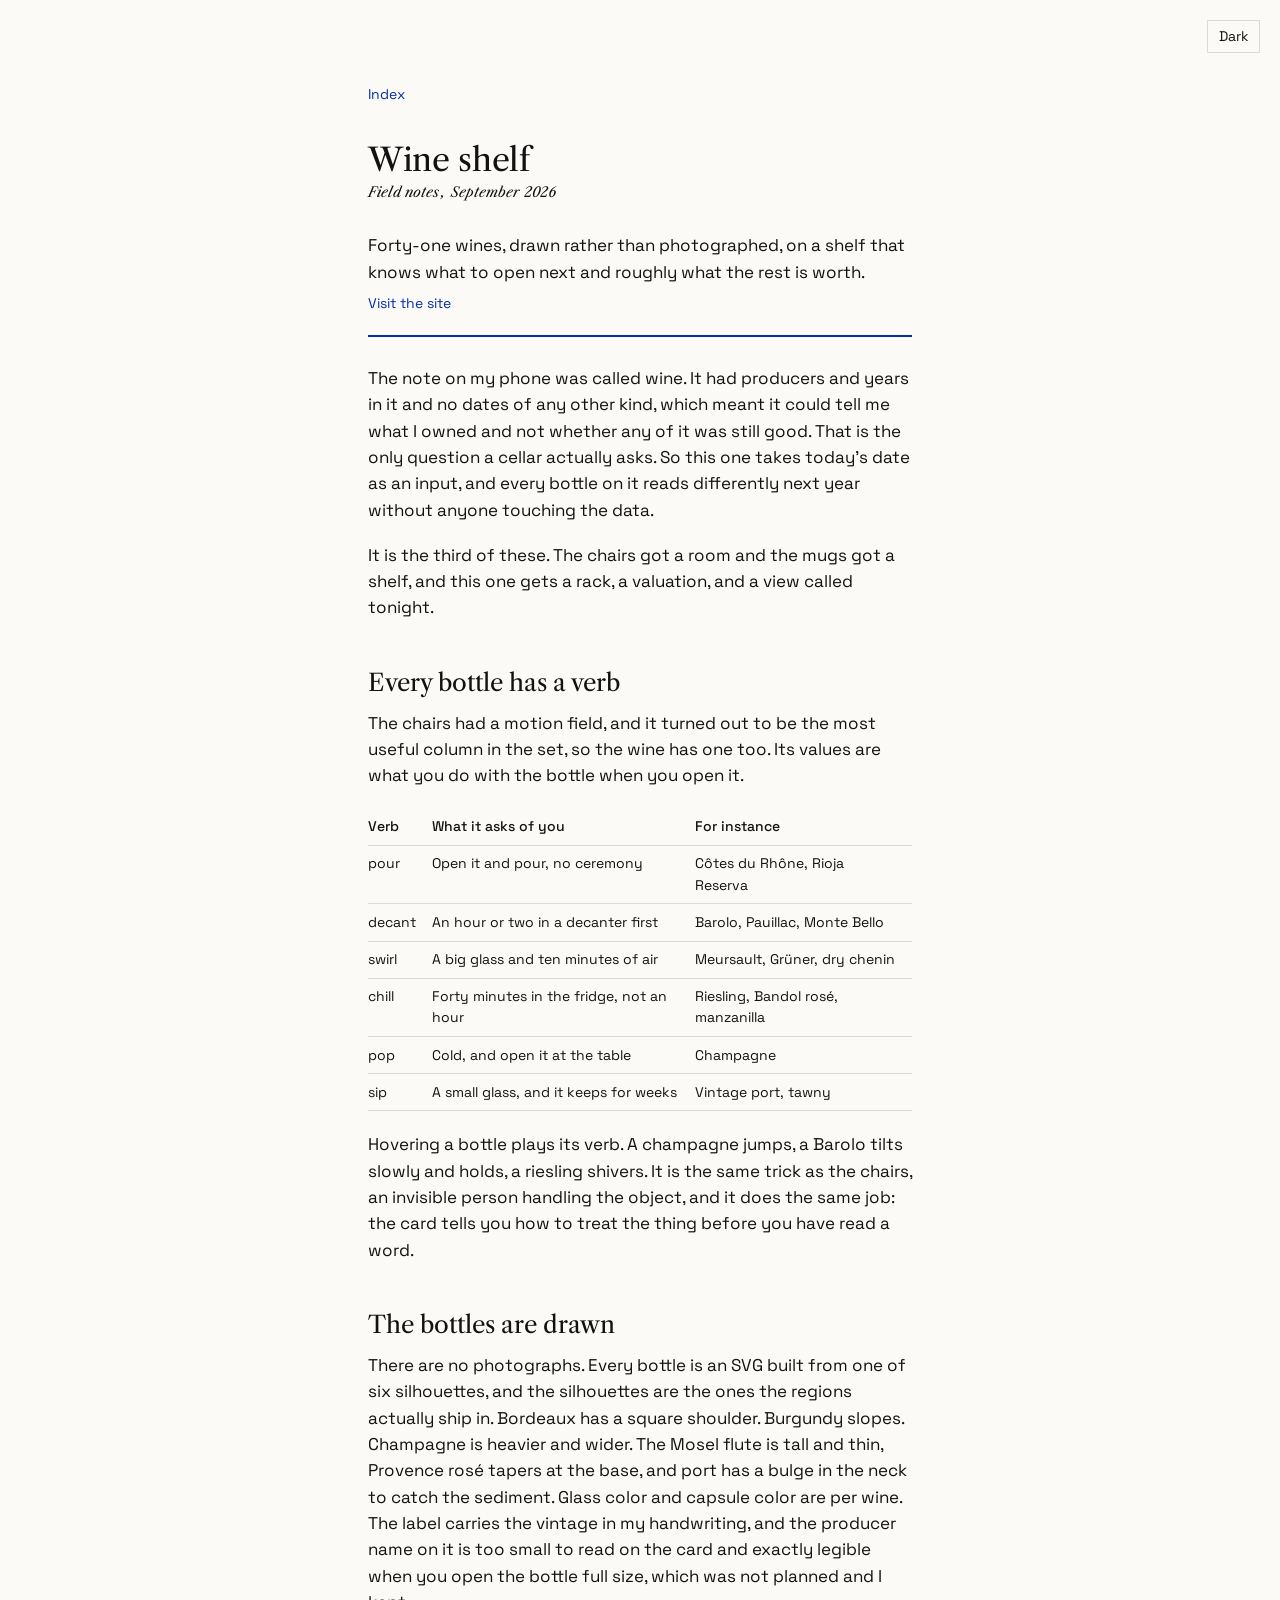
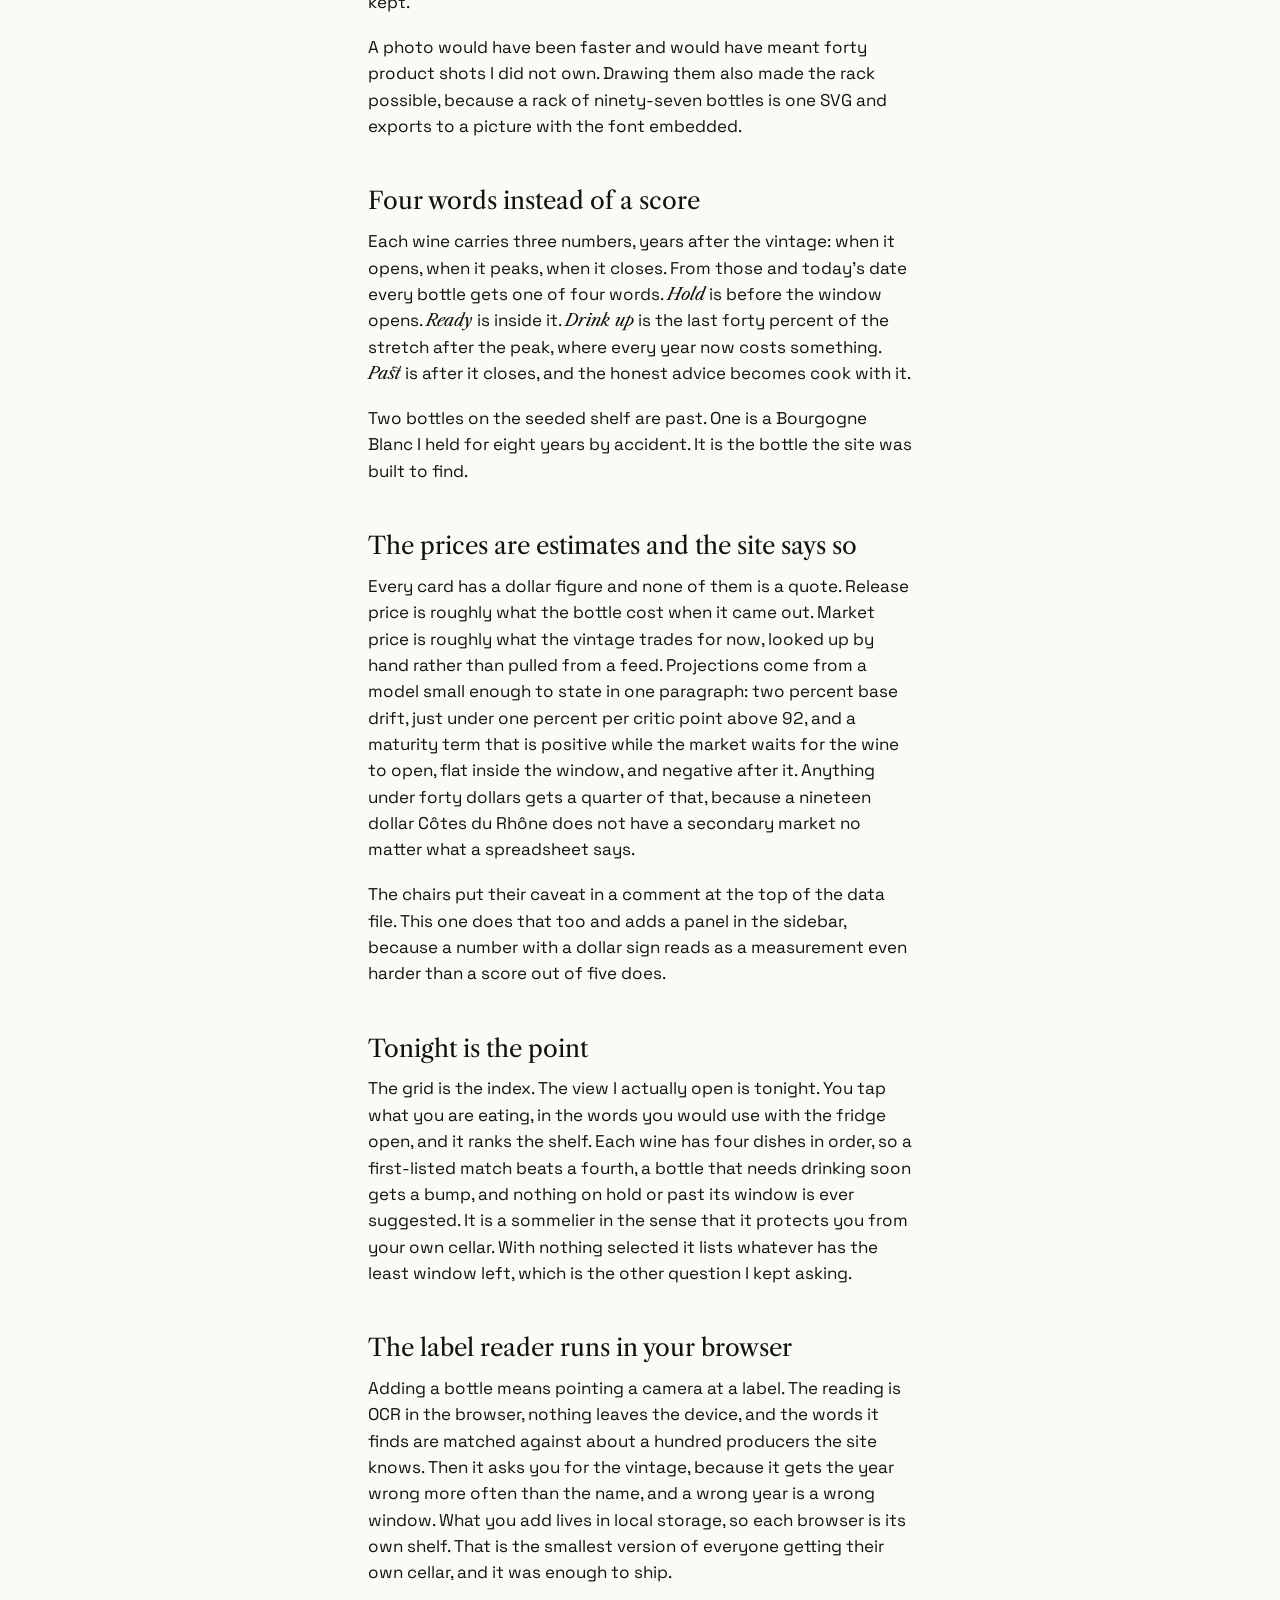
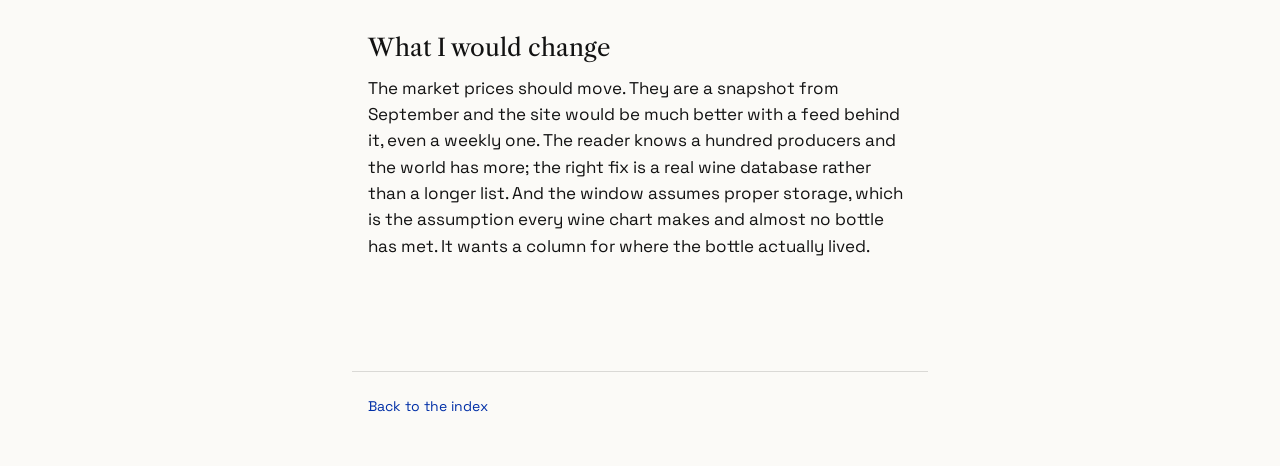
<file: wine/index.html>
<!doctype html>
<html lang="en">
<head>
  <meta charset="utf-8">
  <meta name="viewport" content="width=device-width, initial-scale=1">
  <title>Wine shelf</title>
  <meta name="description" content="Field notes on building a drawn cellar that knows what to open next and roughly what the rest is worth.">
  <script>
    // Apply the stored theme before first paint, so the page never flashes the
    // other one. Everything else about the toggle lives in site.js.
    try { var t = localStorage.getItem("theme"); if (t) document.documentElement.dataset.theme = t } catch (e) {}
  </script>
  <link rel="preconnect" href="https://fonts.googleapis.com">
  <link rel="preconnect" href="https://fonts.gstatic.com" crossorigin>
  <link href="https://fonts.googleapis.com/css2?family=Libre+Caslon+Text:ital,wght@0,400;1,400&family=Space+Grotesk:wght@400;500&display=swap" rel="stylesheet">
  <link rel="stylesheet" href="/style.css">
</head>
<body>
  <main>
    <a class="crumb" href="/">Index</a>
    <article>
      <header class="masthead">
        <h1>Wine shelf</h1>
        <span class="dateline">Field notes, September 2026</span>
      </header>

      <div class="standfirst">
        <p>Forty-one wines, drawn rather than photographed, on a shelf that knows what to open next and roughly what the rest is worth.</p>
        <p class="meta"><a href="https://mywine.vercel.app/">Visit the site</a></p>
      </div>

      <p>The note on my phone was called wine. It had producers and years in it and no dates of any other kind, which meant it could tell me what I owned and not whether any of it was still good. That is the only question a cellar actually asks. So this one takes today's date as an input, and every bottle on it reads differently next year without anyone touching the data.</p>

      <p>It is the third of these. The chairs got a room and the mugs got a shelf, and this one gets a rack, a valuation, and a view called tonight.</p>

      <h2>Every bottle has a verb</h2>

      <p>The chairs had a motion field, and it turned out to be the most useful column in the set, so the wine has one too. Its values are what you do with the bottle when you open it.</p>

      <div class="scroll">
        <table>
          <thead><tr><th>Verb</th><th>What it asks of you</th><th>For instance</th></tr></thead>
          <tbody>
            <tr><td>pour</td><td>Open it and pour, no ceremony</td><td>Côtes du Rhône, Rioja Reserva</td></tr>
            <tr><td>decant</td><td>An hour or two in a decanter first</td><td>Barolo, Pauillac, Monte Bello</td></tr>
            <tr><td>swirl</td><td>A big glass and ten minutes of air</td><td>Meursault, Grüner, dry chenin</td></tr>
            <tr><td>chill</td><td>Forty minutes in the fridge, not an hour</td><td>Riesling, Bandol rosé, manzanilla</td></tr>
            <tr><td>pop</td><td>Cold, and open it at the table</td><td>Champagne</td></tr>
            <tr><td>sip</td><td>A small glass, and it keeps for weeks</td><td>Vintage port, tawny</td></tr>
          </tbody>
        </table>
      </div>

      <p>Hovering a bottle plays its verb. A champagne jumps, a Barolo tilts slowly and holds, a riesling shivers. It is the same trick as the chairs, an invisible person handling the object, and it does the same job: the card tells you how to treat the thing before you have read a word.</p>

      <h2>The bottles are drawn</h2>

      <p>There are no photographs. Every bottle is an SVG built from one of six silhouettes, and the silhouettes are the ones the regions actually ship in. Bordeaux has a square shoulder. Burgundy slopes. Champagne is heavier and wider. The Mosel flute is tall and thin, Provence rosé tapers at the base, and port has a bulge in the neck to catch the sediment. Glass color and capsule color are per wine. The label carries the vintage in my handwriting, and the producer name on it is too small to read on the card and exactly legible when you open the bottle full size, which was not planned and I kept.</p>

      <p>A photo would have been faster and would have meant forty product shots I did not own. Drawing them also made the rack possible, because a rack of ninety-seven bottles is one SVG and exports to a picture with the font embedded.</p>

      <h2>Four words instead of a score</h2>

      <p>Each wine carries three numbers, years after the vintage: when it opens, when it peaks, when it closes. From those and today's date every bottle gets one of four words. <em>Hold</em> is before the window opens. <em>Ready</em> is inside it. <em>Drink up</em> is the last forty percent of the stretch after the peak, where every year now costs something. <em>Past</em> is after it closes, and the honest advice becomes cook with it.</p>

      <p>Two bottles on the seeded shelf are past. One is a Bourgogne Blanc I held for eight years by accident. It is the bottle the site was built to find.</p>

      <h2>The prices are estimates and the site says so</h2>

      <p>Every card has a dollar figure and none of them is a quote. Release price is roughly what the bottle cost when it came out. Market price is roughly what the vintage trades for now, looked up by hand rather than pulled from a feed. Projections come from a model small enough to state in one paragraph: two percent base drift, just under one percent per critic point above 92, and a maturity term that is positive while the market waits for the wine to open, flat inside the window, and negative after it. Anything under forty dollars gets a quarter of that, because a nineteen dollar Côtes du Rhône does not have a secondary market no matter what a spreadsheet says.</p>

      <p>The chairs put their caveat in a comment at the top of the data file. This one does that too and adds a panel in the sidebar, because a number with a dollar sign reads as a measurement even harder than a score out of five does.</p>

      <h2>Tonight is the point</h2>

      <p>The grid is the index. The view I actually open is tonight. You tap what you are eating, in the words you would use with the fridge open, and it ranks the shelf. Each wine has four dishes in order, so a first-listed match beats a fourth, a bottle that needs drinking soon gets a bump, and nothing on hold or past its window is ever suggested. It is a sommelier in the sense that it protects you from your own cellar. With nothing selected it lists whatever has the least window left, which is the other question I kept asking.</p>

      <h2>The label reader runs in your browser</h2>

      <p>Adding a bottle means pointing a camera at a label. The reading is OCR in the browser, nothing leaves the device, and the words it finds are matched against about a hundred producers the site knows. Then it asks you for the vintage, because it gets the year wrong more often than the name, and a wrong year is a wrong window. What you add lives in local storage, so each browser is its own shelf. That is the smallest version of everyone getting their own cellar, and it was enough to ship.</p>

      <h2>What I would change</h2>

      <p>The market prices should move. They are a snapshot from September and the site would be much better with a feed behind it, even a weekly one. The reader knows a hundred producers and the world has more; the right fix is a real wine database rather than a longer list. And the window assumes proper storage, which is the assumption every wine chart makes and almost no bottle has met. It wants a column for where the bottle actually lived.</p>
    </article>
  </main>

  <footer>
    <p><a href="/">Back to the index</a></p>
  </footer>
  <script src="/site.js" defer></script>
</body>
</html>
</file>
<file: style.css>
/* jenf.vercel.app
   Type from jenniferfang.com: Big Caslon for display, Space Grotesk for reading.
   One blue, International Klein #002FA7, on white. Everything else is ink on paper.
   No monospace outside code. Nothing uppercased. Nothing greyed to recede. */

:root {
  --serif: "Big Caslon", "Libre Caslon Text", "Iowan Old Style", Georgia, serif;
  --serif-italic: "Libre Caslon Text", "Big Caslon", Georgia, serif;
  --sans: "Space Grotesk", "Helvetica Neue", Arial, sans-serif;
  --code: ui-monospace, "SF Mono", Menlo, Consolas, monospace;

  --paper: #fbfaf7;
  --ink: #121212;
  --accent: #002fa7;          /* International Klein Blue */
  --on-accent: #ffffff;
  --link: #002fa7;            /* link text, and the hairlines blue draws */
  --link-weight: 400;
  --rule: rgba(18, 18, 18, 0.14);
  --code-bg: rgba(18, 18, 18, 0.05);

  --measure: 36rem;

  /* Editable tokens. ui-agent writes these declarations back from the dev panel,
     so they stay literal values (no var() aliases) in px, rem or ms. */
  --space-row: 8px;
  --space-section: 48px;
  --space-page: 80px;
  --space-code: 16px;
  --radius-code: 2px;
  --radius-link: 1px;
  --motion-hover: 120ms;
  --type-body: 17px;
  --type-small: 14px;
}

/* Dark is the charcoal from jenniferfang.com, lightened enough to read a page of
   text on. Klein blue stays Klein blue here, but it cannot be the link color:
   #002FA7 on this charcoal is 1.5:1, which is a link nobody can read. So the
   dark page goes monochrome, links carry a little weight instead of a color,
   and the blue comes back the moment you touch one. */
@media (prefers-color-scheme: dark) {
  :root:not([data-theme="light"]) {
    --paper: #232326;
    --ink: #f4f3ef;
    --accent: #002fa7;
    --on-accent: #ffffff;
    --link: #f4f3ef;
    --link-weight: 500;
    --rule: rgba(255, 255, 255, 0.2);
    --code-bg: rgba(255, 255, 255, 0.07);
  }
}

:root[data-theme="dark"] {
  --paper: #232326;
  --ink: #f4f3ef;
  --accent: #002fa7;
  --on-accent: #ffffff;
  --link: #f4f3ef;
  --link-weight: 500;
  --rule: rgba(255, 255, 255, 0.2);
  --code-bg: rgba(255, 255, 255, 0.07);
}

* { box-sizing: border-box; }

html {
  background: var(--paper);
  color: var(--ink);
  -webkit-font-smoothing: antialiased;
  -moz-osx-font-smoothing: grayscale;
  text-rendering: optimizeLegibility;
}

body {
  margin: 0;
  font-family: var(--sans);
  font-size: var(--type-body);
  line-height: 1.55;
  font-feature-settings: "tnum" 1;
}

::selection { background: var(--accent); color: var(--on-accent); }

main {
  max-width: var(--measure);
  margin: 0 auto;
  padding: var(--space-page) 1rem 4rem;
}
@media (max-width: 768px) {
  main { padding: 3rem 1.25rem 3rem; }
}

h1, h2, h3 { font-weight: 400; margin: 0; }

h1 {
  font-family: var(--serif);
  font-size: 32px;
  line-height: 1.1;
  letter-spacing: -0.01em;
}

h2 {
  font-family: var(--serif);
  font-size: 24px;
  line-height: 1.2;
  margin-top: var(--space-section);
  margin-bottom: 0.75rem;
}

h3 {
  font-size: var(--type-body);
  font-weight: 500;
  margin-top: 2rem;
  margin-bottom: 0.4rem;
}

p { margin: 0 0 1.1em; }
p:last-child { margin-bottom: 0; }

em, i { font-family: var(--serif-italic); font-style: italic; }
strong, b { font-weight: 500; }

a {
  color: var(--link);
  font-weight: var(--link-weight);
  text-decoration: none;
  transition: color var(--motion-hover) ease, background-color var(--motion-hover) ease,
    box-shadow var(--motion-hover) ease;
}
a:hover {
  color: var(--on-accent);
  background: var(--accent);
  text-decoration: none;
  box-shadow: 0 0 0 3px var(--accent);
  border-radius: var(--radius-link);
}
a:focus-visible { outline: 2px solid var(--accent); outline-offset: 3px; }

/* Masthead */
.masthead { margin-bottom: 1.75rem; }
.dateline {
  display: block;
  margin-top: 0.35rem;
  font-family: var(--serif-italic);
  font-style: italic;
  font-size: var(--type-small);
}

.crumb { display: inline-block; margin-bottom: 2.25rem; font-size: var(--type-small); }

/* The one place the blue carries weight: the line under a field-note title. */
.standfirst {
  margin: 0 0 1.75rem;
  padding-bottom: 1.25rem;
  border-bottom: 2px solid var(--link);
}
.standfirst p { margin-bottom: 0.5em; }
.standfirst p:last-child { margin-bottom: 0; }
.meta { font-size: var(--type-small); }
.meta a + a { margin-left: 0.75rem; }

/* Project list */
.projects { list-style: none; margin: 0; padding: 0; }
.projects li {
  display: grid;
  grid-template-columns: 1fr auto;
  column-gap: 1.5rem;
  row-gap: 0.15rem;
  padding: var(--space-row) 0 1rem;
  border-top: 1px solid var(--rule);
}
.projects li:last-child { border-bottom: 1px solid var(--rule); }
.projects .title, .projects .title a { font-weight: 500; }
.projects .when { font-size: var(--type-small); white-space: nowrap; padding-top: 0.2em; }
.projects .blurb { grid-column: 1 / -1; margin: 0.15rem 0 0; }
.projects .blurb a { white-space: nowrap; }

/* An unfinished thing says so in words, in the accent, without a badge. */
.wip {
  font-family: var(--serif-italic);
  font-style: italic;
  font-size: var(--type-small);
  color: var(--link);
  margin-left: 0.4em;
}

@media (max-width: 480px) {
  .projects li { grid-template-columns: 1fr; }
  .projects .when { padding-top: 0; }
}

/* Long-form */
article ul, article ol { padding-left: 1.15rem; margin: 0 0 1.1em; }
article li { margin-bottom: 0.4em; }

pre, code { font-family: var(--code); font-size: var(--type-small); }
code { background: var(--code-bg); padding: 0.1em 0.35em; border-radius: var(--radius-code); }
pre {
  background: var(--code-bg);
  padding: var(--space-code) 1.1rem;
  border-radius: var(--radius-code);
  overflow-x: auto;
  line-height: 1.5;
  margin: 1.25rem 0;
}
pre code { background: none; padding: 0; font-size: 1em; }

blockquote {
  margin: 1.5rem 0;
  padding-left: 1rem;
  border-left: 2px solid var(--link);
  font-family: var(--serif-italic);
  font-style: italic;
}

.scroll { overflow-x: auto; margin: 1.25rem 0; }
table { border-collapse: collapse; width: 100%; font-size: var(--type-small); }
th, td {
  text-align: left;
  padding: 0.45rem 1rem 0.45rem 0;
  border-bottom: 1px solid var(--rule);
  vertical-align: top;
}
th { font-weight: 500; }
td.num, th.num { text-align: right; padding-right: 0; }

footer {
  max-width: var(--measure);
  margin: var(--space-section) auto 0;
  padding: 1.5rem 1rem 3rem;
  border-top: 1px solid var(--rule);
  font-size: var(--type-small);
}
@media (max-width: 768px) { footer { padding: 1.5rem 1.25rem 3rem; } }
footer p { margin: 0; }

/* Theme toggle. Text, not an icon, because the rest of the site is words. */
#theme-toggle {
  position: fixed;
  top: 1.25rem;
  right: 1.25rem;
  z-index: 10;
  font: inherit;
  font-size: var(--type-small);
  color: var(--ink);
  background: var(--paper);
  border: 1px solid var(--rule);
  border-radius: var(--radius-link);
  padding: 0.3rem 0.65rem;
  cursor: pointer;
  transition: color var(--motion-hover) ease, background-color var(--motion-hover) ease,
    border-color var(--motion-hover) ease;
}
#theme-toggle:hover { color: var(--on-accent); background: var(--accent); border-color: var(--accent); }
#theme-toggle:focus-visible { outline: 2px solid var(--accent); outline-offset: 2px; }
@media (max-width: 480px) { #theme-toggle { top: 0.75rem; right: 0.75rem; } }

/* The one icon on the site: a pin before the place I am. */
.pin { white-space: nowrap; }
.pin svg { display: inline-block; vertical-align: -1px; margin-right: 0.25em; color: var(--link); }
</file>
